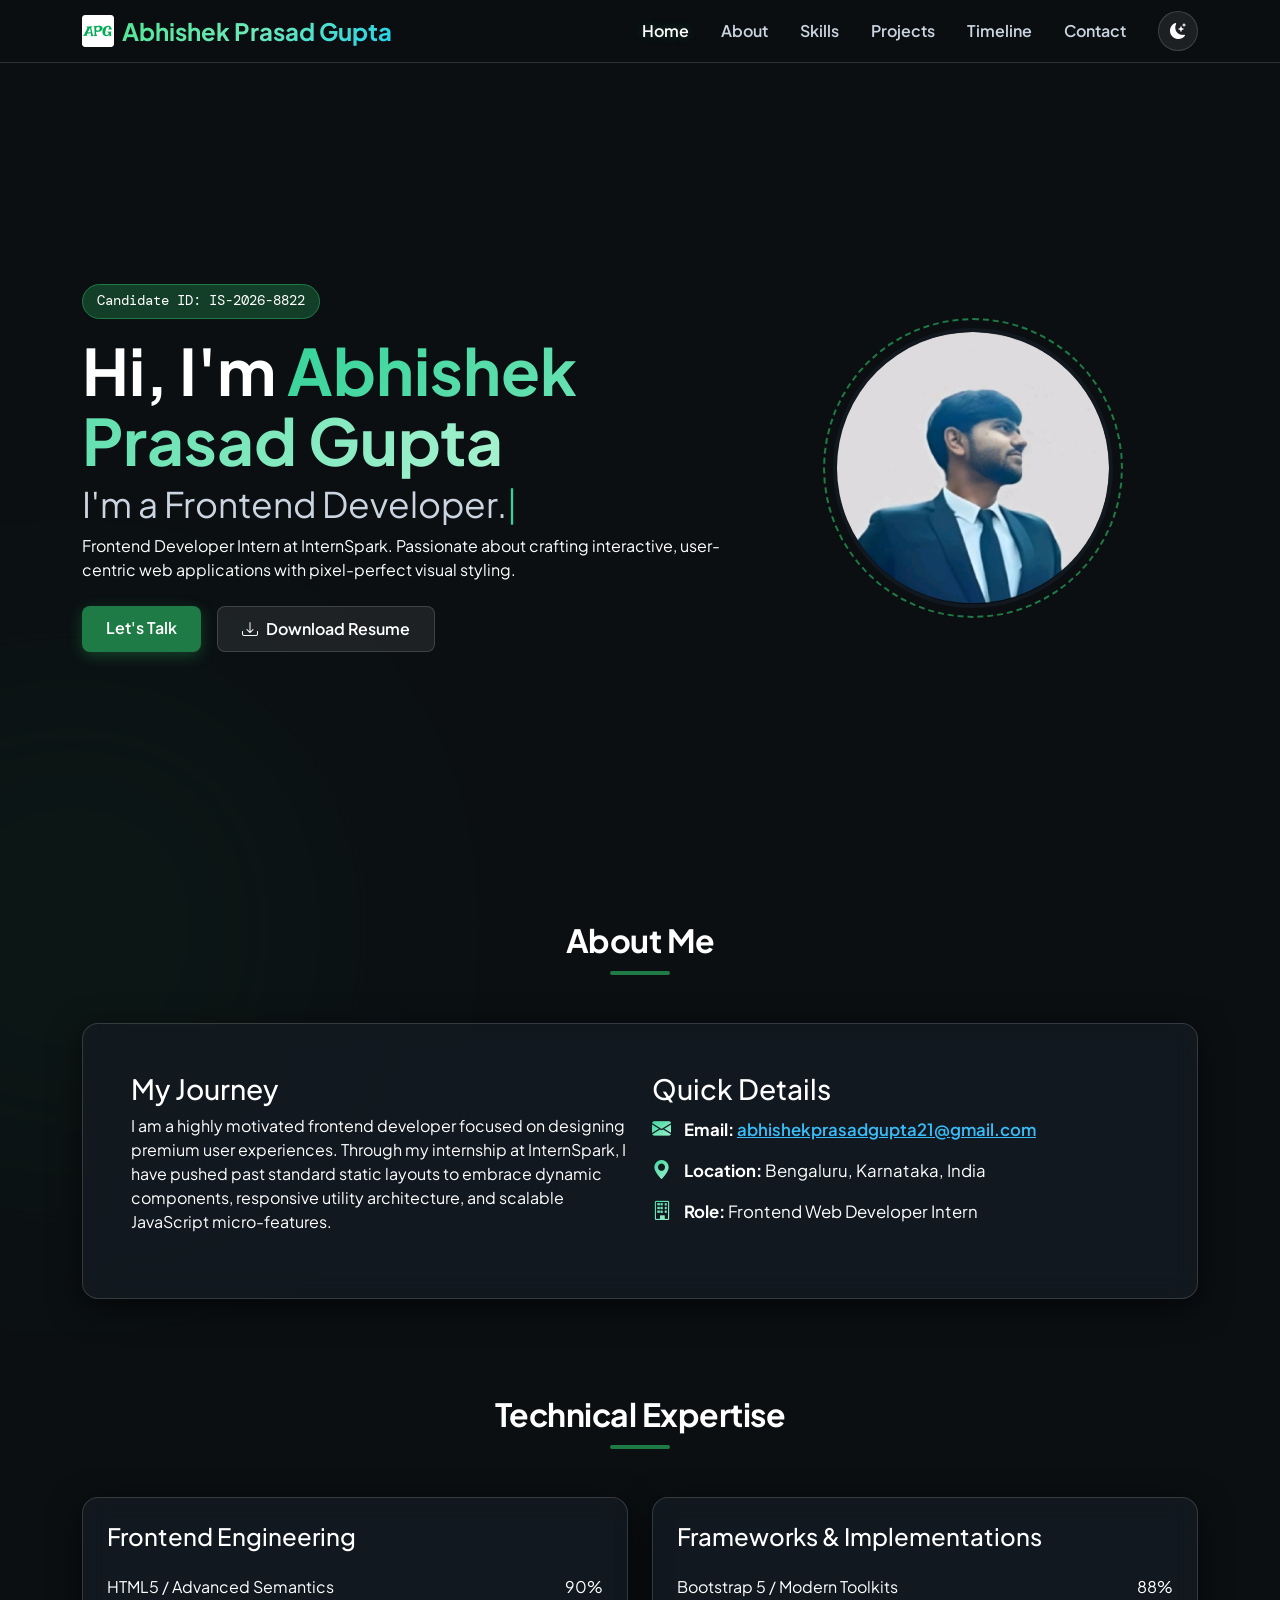
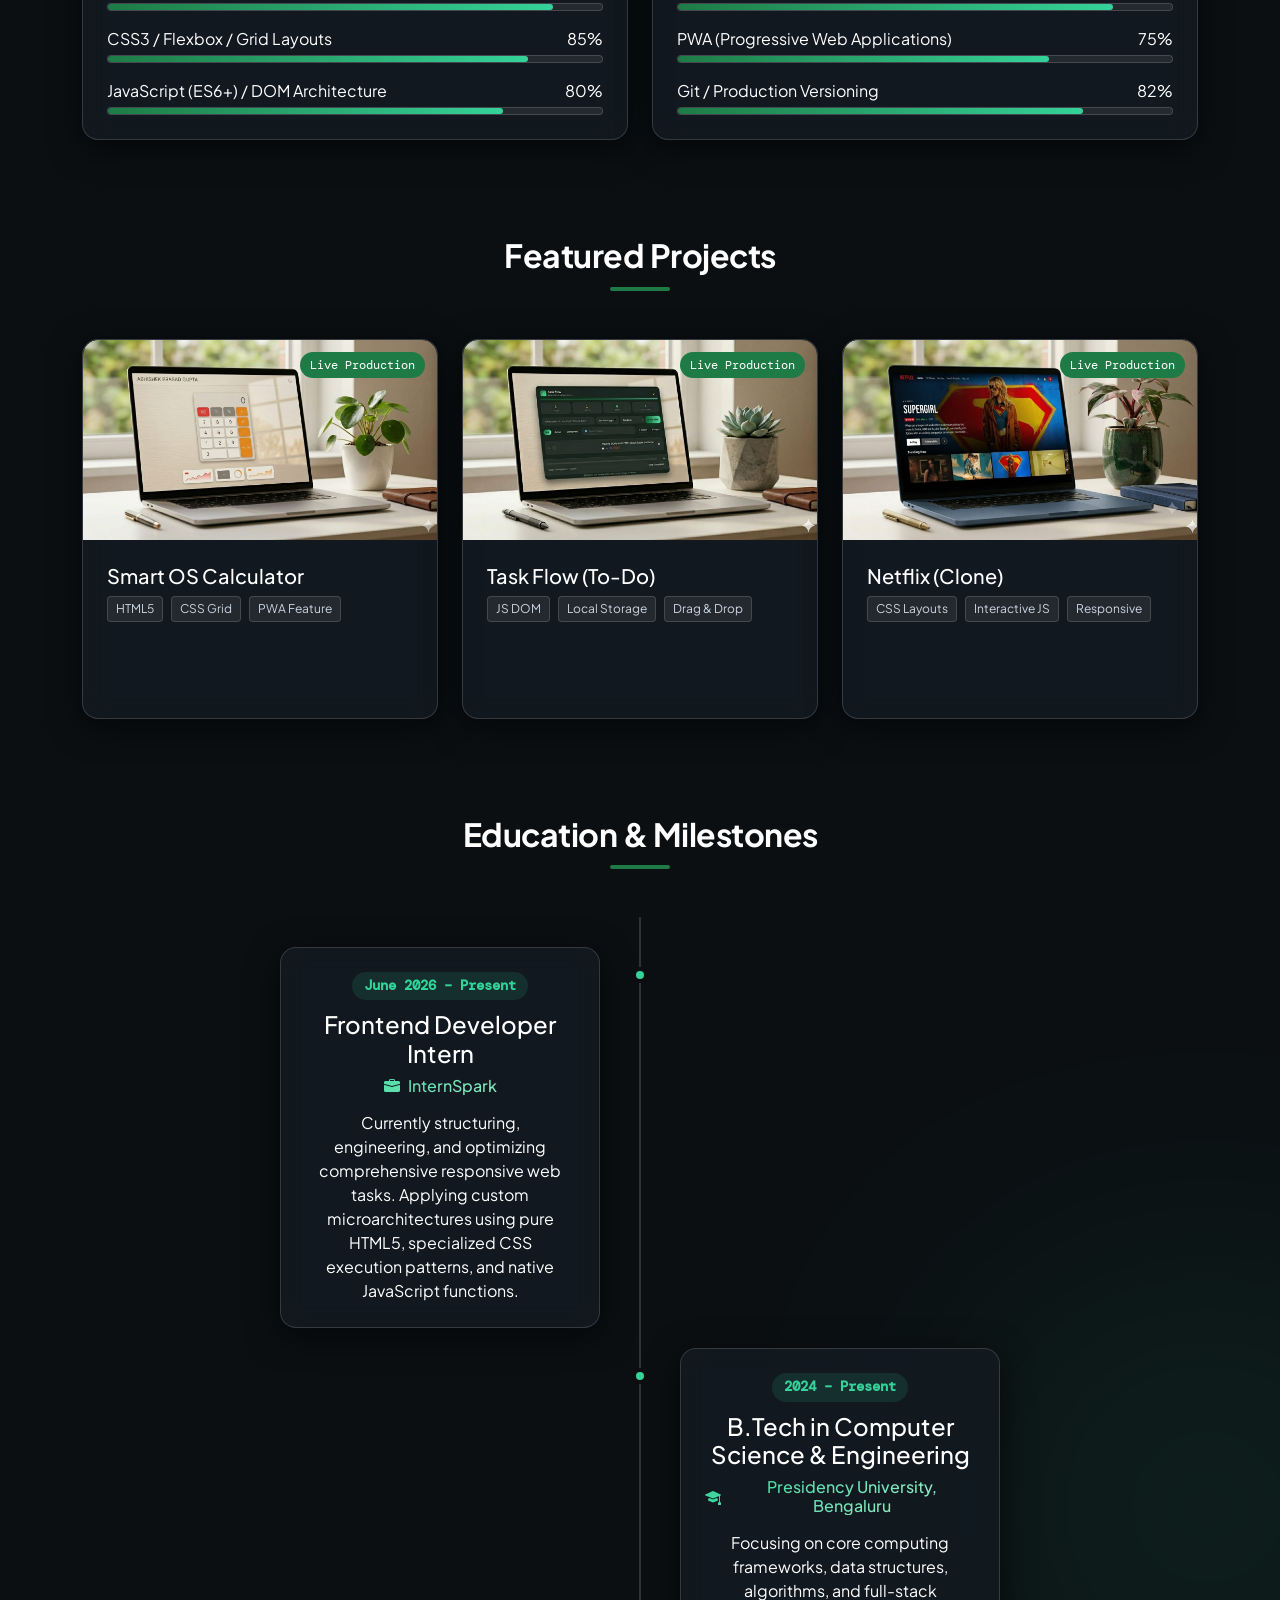
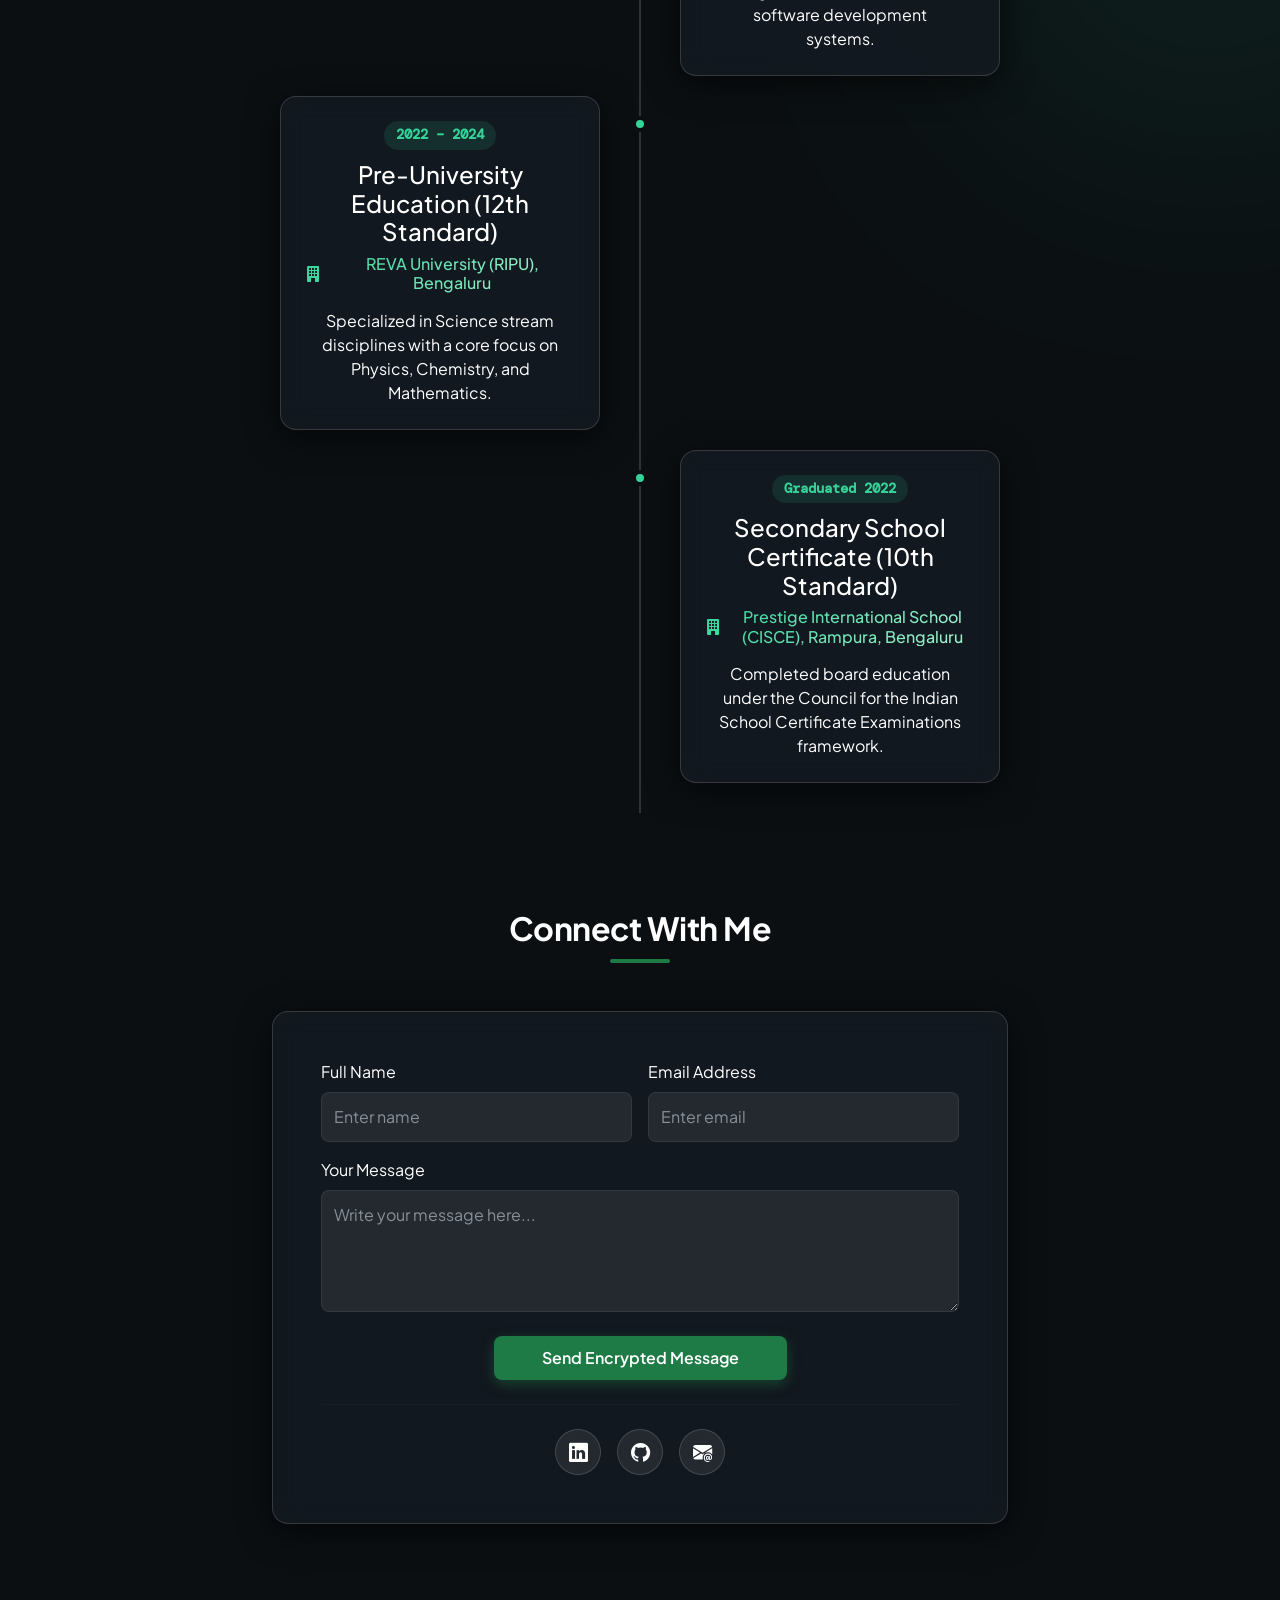
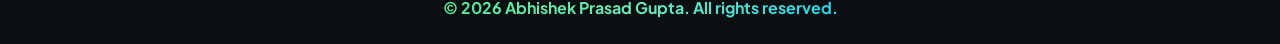
<file: task1-portfolio/index.html>
<!doctype html>
<html lang="en" data-theme="dark">
  <head>
    <meta charset="UTF-8" />
    <meta name="viewport" content="width=device-width, initial-scale=1.0" />
    <title>Abhishek Prasad Gupta — Portfolio</title>

    <link
      href="https://cdn.jsdelivr.net/npm/bootstrap@5.3.3/dist/css/bootstrap.min.css"
      rel="stylesheet"
    />
    <link
      href="https://cdn.jsdelivr.net/npm/bootstrap-icons@1.11.3/font/bootstrap-icons.css"
      rel="stylesheet"
    />
    <link
      href="https://fonts.googleapis.com/css2?family=Plus+Jakarta+Sans:wght@300;400;600;700&family=DM+Mono&display=swap"
      rel="stylesheet"
    />
    <link rel="stylesheet" href="css/style.css" />
  </head>
  <body>
    <div class="blob blob-1"></div>
    <div class="blob blob-2"></div>

    <nav class="navbar navbar-expand-lg sticky-top" id="mainNav">
      <div class="container">
        <a class="navbar-brand d-flex align-items-center gap-2" href="#">
          <img
            src="images/apg_logo.png"
            alt="Abhishek Prasad Gupta Logo"
            class="nav-logo"
          />
          <span class="nav-brand-name">Abhishek Prasad Gupta</span>
        </a>
        <button
          class="navbar-toggler"
          type="button"
          data-bs-toggle="collapse"
          data-bs-target="#navbarNav"
        >
          <i class="bi bi-list"></i>
        </button>
        <div class="collapse navbar-collapse" id="navbarNav">
          <ul class="navbar-nav ms-auto align-items-center">
            <li class="nav-item">
              <a class="nav-link active" href="#home">Home</a>
            </li>
            <li class="nav-item">
              <a class="nav-link" href="#about">About</a>
            </li>
            <li class="nav-item">
              <a class="nav-link" href="#skills">Skills</a>
            </li>
            <li class="nav-item">
              <a class="nav-link" href="#projects">Projects</a>
            </li>
            <li class="nav-item">
              <a class="nav-link" href="#timeline">Timeline</a>
            </li>
            <li class="nav-item">
              <a class="nav-link" href="#contact">Contact</a>
            </li>
            <li class="nav-item ms-lg-3">
              <button
                class="btn-theme-toggle"
                id="themeToggle"
                aria-label="Toggle Theme"
              >
                <i class="bi bi-moon-stars-fill"></i>
              </button>
            </li>
          </ul>
        </div>
      </div>
    </nav>

    <section id="home" class="hero-section d-flex align-items-center">
      <div class="container">
        <div class="row align-items-center theme-grid">
          <div class="col-lg-7 scroll-reveal">
            <span class="badge-candidate mb-3">Candidate ID: IS-2026-8822</span>
            <h1 class="hero-title">
              Hi, I'm <span class="highlight">Abhishek Prasad Gupta</span>
            </h1>
            <h2 class="hero-subtitle">
              I'm a <span id="typewriter"></span><span class="cursor">|</span>
            </h2>
            <p class="hero-desc">
              Frontend Developer Intern at InternSpark. Passionate about
              crafting interactive, user-centric web applications with
              pixel-perfect visual styling.
            </p>
            <div class="hero-buttons d-flex gap-3 mt-4">
              <a href="#contact" class="btn btn-custom-primary">Let's Talk</a>
              <a
                href="Abhishek_Resume.pdf"
                download="Abhishek_Prasad_Gupta_Resume.pdf"
                class="btn btn-custom-secondary"
              >
                <i class="bi bi-download me-2"></i>Download Resume
              </a>
            </div>
          </div>
          <div class="col-lg-5 text-center mt-5 mt-lg-0 scroll-reveal">
            <div class="profile-img-container">
              <img
                src="images/profile.jpeg"
                alt="Abhishek Prasad Gupta"
                class="profile-img"
                onerror="
                  this.src =
                    'https://images.unsplash.com/photo-1534528741775-53994a69daeb?w=500&auto=format&fit=crop&q=60'
                "
              />
            </div>
          </div>
        </div>
      </div>
    </section>

    <section id="about" class="about-section py-5">
      <div class="container scroll-reveal">
        <div class="text-center mb-5">
          <h2 class="section-title">About Me</h2>
          <div class="title-underline"></div>
        </div>
        <div class="glass-card p-4 p-md-5">
          <div class="row">
            <div class="col-md-6 mb-4 mb-md-0">
              <h3>My Journey</h3>
              <p>
                I am a highly motivated frontend developer focused on designing
                premium user experiences. Through my internship at InternSpark,
                I have pushed past standard static layouts to embrace dynamic
                components, responsive utility architecture, and scalable
                JavaScript micro-features.
              </p>
            </div>
            <div class="col-md-6">
              <h3>Quick Details</h3>
              <ul class="list-unstyled info-list">
                <li>
                  <i class="bi bi-envelope-fill highlight"></i>
                  <strong>Email:</strong>
                  <a
                    href="mailto:abhishekprasadgupta21@gmail.com"
                    class="clickable-email-link"
                  >
                    abhishekprasadgupta21@gmail.com
                  </a>
                </li>
                <li>
                  <i class="bi bi-geo-alt-fill highlight"></i>
                  <strong>Location:</strong> Bengaluru, Karnataka, India
                </li>
                <li>
                  <i class="bi bi-building highlight"></i>
                  <strong>Role:</strong> Frontend Web Developer Intern
                </li>
              </ul>
            </div>
          </div>
        </div>
      </div>
    </section>

    <section id="skills" class="skills-section py-5">
      <div class="container scroll-reveal">
        <div class="text-center mb-5">
          <h2 class="section-title">Technical Expertise</h2>
          <div class="title-underline"></div>
        </div>
        <div class="row g-4">
          <div class="col-md-6">
            <div class="glass-card p-4">
              <h4 class="mb-4">Frontend Engineering</h4>
              <div class="skill-item mb-3">
                <div class="d-flex justify-content-between mb-1">
                  <span>HTML5 / Advanced Semantics</span
                  ><span class="skill-val">90%</span>
                </div>
                <div class="progress-bar-wrap">
                  <div class="progress-bar-fill" data-progress="90%"></div>
                </div>
              </div>
              <div class="skill-item mb-3">
                <div class="d-flex justify-content-between mb-1">
                  <span>CSS3 / Flexbox / Grid Layouts</span
                  ><span class="skill-val">85%</span>
                </div>
                <div class="progress-bar-wrap">
                  <div class="progress-bar-fill" data-progress="85%"></div>
                </div>
              </div>
              <div class="skill-item">
                <div class="d-flex justify-content-between mb-1">
                  <span>JavaScript (ES6+) / DOM Architecture</span
                  ><span class="skill-val">80%</span>
                </div>
                <div class="progress-bar-wrap">
                  <div class="progress-bar-fill" data-progress="80%"></div>
                </div>
              </div>
            </div>
          </div>
          <div class="col-md-6">
            <div class="glass-card p-4">
              <h4 class="mb-4">Frameworks & Implementations</h4>
              <div class="skill-item mb-3">
                <div class="d-flex justify-content-between mb-1">
                  <span>Bootstrap 5 / Modern Toolkits</span
                  ><span class="skill-val">88%</span>
                </div>
                <div class="progress-bar-wrap">
                  <div class="progress-bar-fill" data-progress="88%"></div>
                </div>
              </div>
              <div class="skill-item mb-3">
                <div class="d-flex justify-content-between mb-1">
                  <span>PWA (Progressive Web Applications)</span
                  ><span class="skill-val">75%</span>
                </div>
                <div class="progress-bar-wrap">
                  <div class="progress-bar-fill" data-progress="75%"></div>
                </div>
              </div>
              <div class="skill-item">
                <div class="d-flex justify-content-between mb-1">
                  <span>Git / Production Versioning</span
                  ><span class="skill-val">82%</span>
                </div>
                <div class="progress-bar-wrap">
                  <div class="progress-bar-fill" data-progress="82%"></div>
                </div>
              </div>
            </div>
          </div>
        </div>
      </div>
    </section>

    <section id="projects" class="projects-section py-5">
      <div class="container scroll-reveal">
        <div class="text-center mb-5">
          <h2 class="section-title">Featured Projects</h2>
          <div class="title-underline"></div>
        </div>
        <div class="row g-4">
          <div class="col-lg-4 col-md-6">
            <div class="flip-card">
              <div class="flip-card-inner">
                <div class="flip-card-front glass-card">
                  <div class="project-img-wrapper">
                    <img
                      src="images/calculator.jpeg"
                      alt="Smart OS Calculator"
                      class="img-fluid project-calc-img"
                    />
                    <div class="project-badge">Live Production</div>
                  </div>
                  <div class="p-4">
                    <h5>Smart OS Calculator</h5>
                    <div class="d-flex gap-2 flex-wrap mt-2">
                      <span class="badge-tech">HTML5</span>
                      <span class="badge-tech">CSS Grid</span>
                      <span class="badge-tech">PWA Feature</span>
                    </div>
                  </div>
                </div>
                <div
                  class="flip-card-back glass-card p-4 d-flex flex-column justify-content-between"
                >
                  <div>
                    <h5>Smart OS Calculator</h5>
                    <p class="mt-3">
                      A premium calculation unit built during my InternSpark
                      term featuring inline active tracking history, intelligent
                      dual-matching bracket controls, standard float fixing
                      algorithms, and 15-decimal scrolling resolution layers.
                    </p>
                  </div>
                  <div class="d-flex gap-2 w-100 mb-2">
                    <a
                      href="https://abhishekprasadgupta21.github.io/InternSpark-Abhishek/task2-calculator/"
                      target="_blank"
                      class="btn btn-custom-primary btn-sm flex-grow-1"
                      ><i class="bi bi-box-arrow-up-right me-1"></i> Live</a
                    >
                    <a
                      href="https://github.com/AbhishekPrasadGupta21/InternSpark-Abhishek"
                      target="_blank"
                      class="btn btn-custom-secondary btn-sm flex-grow-1"
                      ><i class="bi bi-github me-1"></i> Repo</a
                    >
                  </div>
                </div>
              </div>
            </div>
          </div>

          <div class="col-lg-4 col-md-6">
            <div class="flip-card">
              <div class="flip-card-inner">
                <div class="flip-card-front glass-card">
                  <div class="project-img-wrapper">
                    <img
                      src="images/todo-app.jpeg"
                      alt="Task Flow To-Do App"
                      class="img-fluid"
                    />
                    <div class="project-badge">Live Production</div>
                  </div>
                  <div class="p-4">
                    <h5>Task Flow (To-Do)</h5>
                    <div class="d-flex gap-2 flex-wrap mt-2">
                      <span class="badge-tech">JS DOM</span>
                      <span class="badge-tech">Local Storage</span>
                      <span class="badge-tech">Drag & Drop</span>
                    </div>
                  </div>
                </div>
                <div
                  class="flip-card-back glass-card p-4 d-flex flex-column justify-content-between"
                >
                  <div>
                    <h5>Task Flow (To-Do)</h5>
                    <p class="mt-3">
                      A glassmorphic to-do list with drag-and-drop reordering,
                      day-streak tracking, undo-delete toast notifications, and
                      a confetti celebration when every task is completed.
                    </p>
                  </div>
                  <div class="d-flex gap-2 w-100 mb-2">
                    <a
                      href="https://abhishekprasadgupta21.github.io/InternSpark-Abhishek/task3-todo-app/"
                      target="_blank"
                      class="btn btn-custom-primary btn-sm flex-grow-1"
                      ><i class="bi bi-box-arrow-up-right me-1"></i> Live</a
                    >

                    <a
                      href="https://github.com/AbhishekPrasadGupta21/InternSpark-Abhishek"
                      target="_blank"
                      class="btn btn-custom-secondary btn-sm flex-grow-1"
                      ><i class="bi bi-github me-1"></i> Repo</a
                    >
                  </div>
                </div>
              </div>
            </div>
          </div>

          <div class="col-lg-4 col-md-6">
            <div class="flip-card">
              <div class="flip-card-inner">
                <div class="flip-card-front glass-card">
                  <div class="project-img-wrapper">
                    <img
                      src="images/netflix-clone.jpeg"
                      alt="Netflix Clone"
                      class="img-fluid"
                    />
                    <div class="project-badge">Live Production</div>
                  </div>
                  <div class="p-4">
                    <h5>Netflix (Clone)</h5>
                    <div class="d-flex gap-2 flex-wrap mt-2">
                      <span class="badge-tech">CSS Layouts</span>
                      <span class="badge-tech">Interactive JS</span>
                      <span class="badge-tech">Responsive</span>
                    </div>
                  </div>
                </div>
                <div
                  class="flip-card-back glass-card p-4 d-flex flex-column justify-content-between"
                >
                  <div>
                    <h5>Netflix (Clone)</h5>
                    <p class="mt-3">
                      A pixel-close Netflix UI clone powered by live TMDB movie
                      data — featuring a dynamic hero banner, hover-preview
                      cards, trailer modal, live search, and a persistent My
                      List, all built with pure HTML, CSS and Vanilla
                      JavaScript.
                    </p>
                  </div>
                  <div class="d-flex gap-2 w-100 mb-2">
                    <a
                      href="https://abhishekprasadgupta21.github.io/InternSpark-Abhishek/task4-netflix-clone/"
                      target="_blank"
                      class="btn btn-custom-primary btn-sm flex-grow-1"
                      ><i class="bi bi-box-arrow-up-right me-1"></i> Live</a
                    >
                    <a
                      href="https://github.com/AbhishekPrasadGupta21/InternSpark-Abhishek"
                      target="_blank"
                      class="btn btn-custom-secondary btn-sm flex-grow-1"
                      ><i class="bi bi-github me-1"></i> Repo</a
                    >
                  </div>
                </div>
              </div>
            </div>
          </div>
        </div>
      </div>
    </section>

    <section id="timeline" class="timeline-section py-5">
      <div class="container scroll-reveal">
        <div class="text-center mb-5">
          <h2 class="section-title">Education & Milestones</h2>
          <div class="title-underline"></div>
        </div>

        <div class="timeline-wrapper">
          <div class="timeline-item left">
            <div class="timeline-dot"></div>
            <div class="glass-card p-4">
              <span class="timeline-date">June 2026 – Present</span>
              <h4>Frontend Developer Intern</h4>
              <h6 class="highlight">
                <i class="bi bi-briefcase-fill me-1"></i> InternSpark
              </h6>
              <p class="mb-0 mt-2">
                Currently structuring, engineering, and optimizing comprehensive
                responsive web tasks. Applying custom microarchitectures using
                pure HTML5, specialized CSS execution patterns, and native
                JavaScript functions.
              </p>
            </div>
          </div>

          <div class="timeline-item right">
            <div class="timeline-dot"></div>
            <div class="glass-card p-4">
              <span class="timeline-date">2024 – Present</span>
              <h4>B.Tech in Computer Science & Engineering</h4>
              <h6 class="highlight">
                <i class="bi bi-mortarboard-fill me-1"></i> Presidency
                University, Bengaluru
              </h6>
              <p class="mb-0 mt-2">
                Focusing on core computing frameworks, data structures,
                algorithms, and full-stack software development systems.
              </p>
            </div>
          </div>

          <div class="timeline-item left">
            <div class="timeline-dot"></div>
            <div class="glass-card p-4">
              <span class="timeline-date">2022 – 2024</span>
              <h4>Pre-University Education (12th Standard)</h4>
              <h6 class="highlight">
                <i class="bi bi-building-fill me-1"></i> REVA University (RIPU),
                Bengaluru
              </h6>
              <p class="mb-0 mt-2">
                Specialized in Science stream disciplines with a core focus on
                Physics, Chemistry, and Mathematics.
              </p>
            </div>
          </div>

          <div class="timeline-item right">
            <div class="timeline-dot"></div>
            <div class="glass-card p-4">
              <span class="timeline-date">Graduated 2022</span>
              <h4>Secondary School Certificate (10th Standard)</h4>
              <h6 class="highlight">
                <i class="bi bi-building-fill me-1"></i> Prestige International
                School (CISCE), Rampura, Bengaluru
              </h6>
              <p class="mb-0 mt-2">
                Completed board education under the Council for the Indian
                School Certificate Examinations framework.
              </p>
            </div>
          </div>
        </div>
      </div>
    </section>

    <section id="contact" class="contact-section py-5">
      <div class="container scroll-reveal">
        <div class="text-center mb-5">
          <h2 class="section-title">Connect With Me</h2>
          <div class="title-underline"></div>
        </div>
        <div class="row g-4 justify-content-center">
          <div class="col-lg-8">
            <div class="glass-card p-4 p-md-5">
              <form
                action="https://formspree.io/f/mojzkgel"
                method="POST"
                id="contactForm"
              >
                <div class="row g-3">
                  <div class="col-md-6">
                    <label class="form-label">Full Name</label>
                    <input
                      type="text"
                      name="name"
                      class="form-control"
                      required
                      placeholder="Enter name"
                    />
                  </div>
                  <div class="col-md-6">
                    <label class="form-label">Email Address</label>
                    <input
                      type="email"
                      name="email"
                      class="form-control"
                      required
                      placeholder="Enter email"
                    />
                  </div>
                  <div class="col-12">
                    <label class="form-label">Your Message</label>
                    <textarea
                      name="message"
                      class="form-control"
                      rows="4"
                      required
                      placeholder="Write your message here..."
                    ></textarea>
                  </div>
                  <div class="col-12 text-center mt-4">
                    <button type="submit" class="btn btn-custom-primary px-5">
                      Send Encrypted Message
                    </button>
                  </div>
                </div>
              </form>

              <hr class="my-4" style="border-color: rgba(255, 255, 255, 0.1)" />

              <div class="d-flex justify-content-center gap-3 social-icon-wrap">
                <a
                  href="https://linkedin.com/in/abhishekprasadgupta"
                  target="_blank"
                  class="social-btn"
                  aria-label="LinkedIn"
                  ><i class="bi bi-linkedin"></i
                ></a>
                <a
                  href="https://github.com/AbhishekPrasadGupta21"
                  target="_blank"
                  class="social-btn"
                  aria-label="GitHub"
                  ><i class="bi bi-github"></i
                ></a>
                <a
                  href="mailto:abhishekprasadgupta21@gmail.com"
                  class="social-btn"
                  aria-label="Email"
                  ><i class="bi bi-envelope-at-fill"></i
                ></a>
              </div>
            </div>
          </div>
        </div>
      </div>
    </section>

    <footer class="text-center py-4">
      <p class="mb-0 dynamic-footer-text">
        &copy; 2026 Abhishek Prasad Gupta. All rights reserved.
      </p>
    </footer>
    <script src="https://cdn.jsdelivr.net/npm/bootstrap@5.3.3/dist/js/bootstrap.bundle.min.js"></script>
    <script src="js/app.js"></script>
    <button id="backToTopBtn" class="btn-back-to-top" aria-label="Back to Top">
      <i class="bi bi-arrow-up-short"></i>
    </button>
  </body>
</html>
</file>
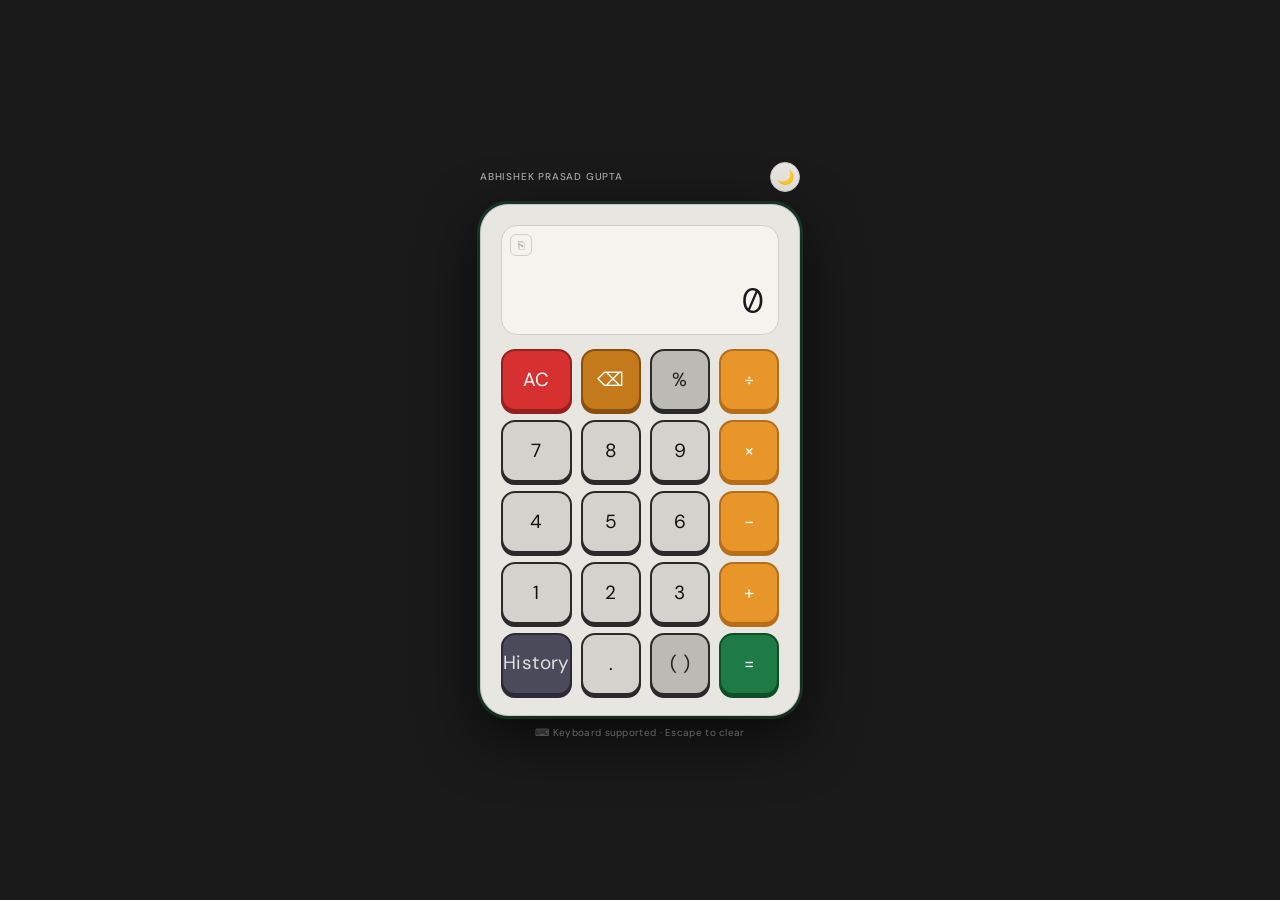
<file: task2-calculator/index.html>
<!doctype html>
<html lang="en" data-theme="dark">
  <head>
    <meta charset="UTF-8" />
    <meta name="viewport" content="width=device-width, initial-scale=1.0" />
    <title>Calculator — Abhishek Prasad Gupta</title>
    <link rel="manifest" href="manifest.json" />
    <meta name="theme-color" content="#1e7b45" />
    <link
      href="https://fonts.googleapis.com/css2?family=DM+Mono:wght@300;400;500&family=DM+Sans:wght@300;400;500&display=swap"
      rel="stylesheet"
    />
    <style>
      :root[data-theme="dark"] {
        --page-bg: #1a1a1a;
        --calc-body: #e8e6e0;
        --calc-border: #c8c6c0;
        --display-bg: #f5f3ee;
        --display-border: #d0cec8;
        --display-text: #1a1a1a;
        --expr-color: #999999;
        --topbar-txt: #aaaaaa;
        --btn-num: #d4d2cc;
        --btn-num-txt: #111111;
        --btn-num-border: #2a2a2a;
        --btn-op: #e8952a;
        --btn-op-txt: #ffffff;
        --btn-op-border: #b86e18;
        --btn-back: #c47a1a;
        --btn-back-txt: #ffffff;
        --btn-clr: #d63031;
        --btn-clr-txt: #ffffff;
        --btn-eq: #1e7b45;
        --btn-eq-txt: #ffffff;
        --btn-br: #bcbab4;
        --btn-br-txt: #222222;
        --btn-br-border: #2a2a2a;
        --btn-hist: #4a4a5a;
        --btn-hist-txt: #e0e0e0;
        --btn-hist-border: #2a2a38;
        --hint-txt: #666666;
        --hist-entry-bg: rgba(0, 0, 0, 0.06);
        --hist-entry-h: rgba(0, 0, 0, 0.12);
        --hist-divider: rgba(0, 0, 0, 0.1);
        --hist-expr: #777777;
        --hist-result: #1e7b45;
        --glow:
          0 0 0 3px rgba(30, 123, 69, 0.3), 0 20px 60px rgba(0, 0, 0, 0.7);
        --toast-bg: #1e7b45;
      }
      :root[data-theme="light"] {
        --page-bg: #d8d6d0;
        --calc-body: #2a2a2a;
        --calc-border: #1a1a1a;
        --display-bg: #1e1e1e;
        --display-border: #3a3a3a;
        --display-text: #f0f0f0;
        --expr-color: #666666;
        --topbar-txt: #666666;
        --btn-num: #d4d2cc;
        --btn-num-txt: #111111;
        --btn-num-border: #111111;
        --btn-op: #e8952a;
        --btn-op-txt: #ffffff;
        --btn-op-border: #b86e18;
        --btn-back: #c47a1a;
        --btn-back-txt: #ffffff;
        --btn-clr: #d63031;
        --btn-clr-txt: #ffffff;
        --btn-eq: #1e7b45;
        --btn-eq-txt: #ffffff;
        --btn-br: #3e3e3e;
        --btn-br-txt: #cccccc;
        --btn-br-border: #111111;
        --btn-hist: #3a3a4a;
        --btn-hist-txt: #e0e0ff;
        --btn-hist-border: #1a1a28;
        --hint-txt: #999999;
        --hist-entry-bg: rgba(255, 255, 255, 0.07);
        --hist-entry-h: rgba(255, 255, 255, 0.13);
        --hist-divider: rgba(255, 255, 255, 0.08);
        --hist-expr: #888888;
        --hist-result: #5eebb4;
        --glow:
          0 0 0 3px rgba(30, 123, 69, 0.2), 0 20px 60px rgba(0, 0, 0, 0.3);
        --toast-bg: #1e7b45;
      }

      *,
      *::before,
      *::after {
        box-sizing: border-box;
        margin: 0;
        padding: 0;
      }

      body {
        min-height: 100vh;
        display: flex;
        flex-direction: column;
        align-items: center;
        justify-content: center;
        background: var(--page-bg);
        font-family: "DM Sans", sans-serif;
        transition: background 0.35s;
        padding: 1rem;
      }

      /* ── Topbar ── */
      .topbar {
        display: flex;
        justify-content: space-between;
        align-items: center;
        width: 100%;
        max-width: 320px;
        margin-bottom: 12px;
      }
      .topbar-name {
        font-size: 10px;
        font-weight: 500;
        letter-spacing: 0.08em;
        color: var(--topbar-txt);
        text-transform: uppercase;
        transition: color 0.35s;
      }
      .theme-btn {
        width: 30px;
        height: 30px;
        border-radius: 50%;
        border: 1px solid var(--calc-border);
        background: var(--calc-body);
        color: var(--topbar-txt);
        font-size: 14px;
        cursor: pointer;
        display: flex;
        align-items: center;
        justify-content: center;
        transition: background 0.2s;
      }
      .theme-btn:hover {
        filter: brightness(0.92);
      }

      /* ── Calculator card ── */
      .calculator {
        background: var(--calc-body);
        border: 1px solid var(--calc-border);
        border-radius: 28px;
        padding: 20px;
        width: 100%;
        max-width: 320px;
        box-shadow: var(--glow);
        transition:
          background 0.35s,
          border-color 0.35s,
          box-shadow 0.35s;
      }

      /* ── Display wrapper — fixed height, flips between calc and history ── */
      .display-area {
        background: var(--display-bg);
        border: 1px solid var(--display-border);
        border-radius: 16px;
        margin-bottom: 14px;
        height: 110px;
        position: relative;
        overflow: hidden;
        transition:
          background 0.35s,
          border-color 0.35s;
      }

      /* CALC VIEW — shown by default */
      .display-calc {
        position: absolute;
        inset: 0;
        padding: 10px 14px 10px;
        display: flex;
        flex-direction: column;
        justify-content: flex-end;
        align-items: flex-end;
        gap: 2px;
        transition:
          opacity 0.25s,
          transform 0.25s;
      }
      .display-calc.hidden {
        opacity: 0;
        transform: translateY(-12px);
        pointer-events: none;
      }
      .expression {
        font-family: "DM Mono", monospace;
        font-size: 12px;
        color: var(--expr-color);
        min-height: 18px;
        text-align: right;
        width: 100%;
        word-break: break-all;
        transition: color 0.35s;
      }
      #display {
        font-family: "DM Mono", monospace;
        font-size: 36px;
        font-weight: 300;
        color: var(--display-text);
        background: transparent;
        border: none;
        outline: none;
        text-align: right;
        width: 100%;
        pointer-events: auto;
        transition: color 0.35s;
        overflow-x: auto;
        white-space: nowrap;
        scrollbar-width: thin;
        scrollbar-color: var(--display-border) transparent;
      }
      #display::-webkit-scrollbar {
        height: 3px;
      }
      #display::-webkit-scrollbar-thumb {
        background: var(--display-border);
        border-radius: 2px;
      }
      .copy-btn {
        position: absolute;
        top: 8px;
        left: 8px;
        width: 22px;
        height: 22px;
        border-radius: 6px;
        border: 1px solid var(--display-border);
        background: transparent;
        color: var(--expr-color);
        font-size: 11px;
        cursor: pointer;
        display: flex;
        align-items: center;
        justify-content: center;
        transition: background 0.15s;
        z-index: 2;
      }
      .copy-btn:hover {
        background: var(--display-border);
      }

      /* HISTORY VIEW — slides up from below */
      .display-history {
        position: absolute;
        inset: 0;
        overflow-y: auto;
        padding: 6px 4px;
        display: flex;
        flex-direction: column;
        gap: 2px;
        opacity: 0;
        transform: translateY(12px);
        pointer-events: none;
        transition:
          opacity 0.25s,
          transform 0.25s;
      }
      .display-history.visible {
        opacity: 1;
        transform: translateY(0);
        pointer-events: all;
      }
      .display-history::-webkit-scrollbar {
        width: 3px;
      }
      .display-history::-webkit-scrollbar-thumb {
        background: var(--display-border);
        border-radius: 2px;
      }

      .hist-header {
        font-size: 9px;
        font-weight: 600;
        letter-spacing: 0.1em;
        text-transform: uppercase;
        color: var(--expr-color);
        padding: 2px 10px 4px;
      }
      .hist-entry {
        background: var(--hist-entry-bg);
        border-radius: 8px;
        padding: 5px 10px;
        cursor: pointer;
        transition: background 0.1s;
        display: flex;
        flex-direction: column;
        align-items: flex-end;
        gap: 1px;
      }
      .hist-entry:hover {
        background: var(--hist-entry-h);
      }
      .hist-entry .h-expr {
        font-family: "DM Mono", monospace;
        font-size: 10px;
        color: var(--hist-expr);
      }
      .hist-entry .h-res {
        font-family: "DM Mono", monospace;
        font-size: 15px;
        font-weight: 500;
        color: var(--hist-result);
      }
      .hist-empty {
        font-size: 12px;
        color: var(--expr-color);
        text-align: center;
        padding: 28px 0;
      }

      /* ── Toast ── */
      .toast {
        position: fixed;
        bottom: 24px;
        left: 50%;
        transform: translateX(-50%);
        background: var(--toast-bg);
        color: #fff;
        font-size: 12px;
        font-weight: 500;
        padding: 7px 18px;
        border-radius: 20px;
        opacity: 0;
        transition: opacity 0.3s;
        pointer-events: none;
        white-space: nowrap;
      }

      /* ── Button grid ── */
      .buttons {
        display: grid;
        grid-template-columns: repeat(4, 1fr);
        gap: 9px;
      }

      button.btn {
        height: 62px;
        font-family: "DM Sans", sans-serif;
        font-size: 19px;
        font-weight: 400;
        border-radius: 14px;
        cursor: pointer;
        transition:
          filter 0.1s,
          transform 0.08s;
        display: flex;
        align-items: center;
        justify-content: center;
        -webkit-tap-highlight-color: transparent;
      }
      button.btn:active {
        transform: scale(0.9);
        filter: brightness(0.82);
      }
      button.btn:hover {
        filter: brightness(0.94);
      }

      .btn-num {
        background: var(--btn-num);
        color: var(--btn-num-txt);
        border: 2.5px solid var(--btn-num-border);
        box-shadow: 0 3px 0 var(--btn-num-border);
        font-weight: 500;
      }
      .btn-op {
        background: var(--btn-op);
        color: var(--btn-op-txt);
        border: 2px solid var(--btn-op-border);
        box-shadow: 0 3px 0 var(--btn-op-border);
        font-size: 21px;
      }
      .btn-back {
        background: var(--btn-back);
        color: var(--btn-back-txt);
        border: 2px solid #8a5010;
        box-shadow: 0 3px 0 #8a5010;
        font-size: 16px;
      }
      .btn-clr {
        background: var(--btn-clr);
        color: var(--btn-clr-txt);
        border: 2px solid #942020;
        box-shadow: 0 3px 0 #942020;
        font-weight: 500;
      }
      .btn-eq {
        background: var(--btn-eq);
        color: var(--btn-eq-txt);
        border: 2px solid #0f4f28;
        box-shadow: 0 3px 0 #0f4f28;
        font-size: 24px;
      }
      .btn-br {
        background: var(--btn-br);
        color: var(--btn-br-txt);
        border: 2px solid var(--btn-br-border);
        box-shadow: 0 3px 0 var(--btn-br-border);
        font-size: 14px;
        font-weight: 500;
        letter-spacing: 0.02em;
      }
      /* History button — indigo/slate, sits bottom-left */
      .btn-hist {
        background: var(--btn-hist);
        color: var(--btn-hist-txt);
        border: 2px solid var(--btn-hist-border);
        box-shadow: 0 3px 0 var(--btn-hist-border);
        font-size: 11px;
        font-weight: 500;
        letter-spacing: 0.02em;
        line-height: 1.2;
        text-align: center;
      }
      .btn-hist.active {
        background: #2a2a3e;
        color: #a0a0ff;
      }

      /* ── Hint ── */
      .hint {
        font-size: 10px;
        color: var(--hint-txt);
        margin-top: 10px;
        letter-spacing: 0.03em;
        transition: color 0.35s;
      }

      @media (max-width: 360px) {
        .calculator {
          padding: 14px;
          border-radius: 20px;
        }
        button.btn {
          height: 54px;
          font-size: 17px;
          border-radius: 11px;
        }
        #display {
          font-size: 28px;
        }
      }
    </style>
  </head>
  <body>
    <div class="topbar">
      <span class="topbar-name">Abhishek Prasad Gupta</span>
      <button class="theme-btn" onclick="toggleTheme()" id="themeBtn">
        🌙
      </button>
    </div>

    <div class="calculator">
      <!-- ── Display area ── -->
      <div class="display-area">
        <!-- Copy button (always visible) -->
        <button class="copy-btn" onclick="copyResult()" title="Copy result">
          ⎘
        </button>

        <!-- CALC VIEW -->
        <div class="display-calc" id="displayCalc">
          <div class="expression" id="expression"></div>
          <input type="text" id="display" value="0" readonly />
        </div>

        <!-- HISTORY VIEW -->
        <div class="display-history" id="displayHistory">
          <div class="hist-header">Recent calculations</div>
          <div class="hist-empty" id="histEmpty">No calculations yet</div>
        </div>
      </div>

      <!-- ── Button grid ── -->
      <div class="buttons">
        <!-- Row 1: AC  ⌫  %  ÷ -->
        <button class="btn btn-clr" onclick="clearDisplay()">AC</button>
        <button class="btn btn-back" onclick="backspace()">⌫</button>
        <button class="btn btn-br" onclick="percent()">%</button>
        <button class="btn btn-op" onclick="appendValue('/')">÷</button>

        <!-- Row 2: 7  8  9  × -->
        <button class="btn btn-num" onclick="appendValue('7')">7</button>
        <button class="btn btn-num" onclick="appendValue('8')">8</button>
        <button class="btn btn-num" onclick="appendValue('9')">9</button>
        <button class="btn btn-op" onclick="appendValue('*')">×</button>

        <!-- Row 3: 4  5  6  − -->
        <button class="btn btn-num" onclick="appendValue('4')">4</button>
        <button class="btn btn-num" onclick="appendValue('5')">5</button>
        <button class="btn btn-num" onclick="appendValue('6')">6</button>
        <button class="btn btn-op" onclick="appendValue('-')">−</button>

        <!-- Row 4: 1  2  3  + -->
        <button class="btn btn-num" onclick="appendValue('1')">1</button>
        <button class="btn btn-num" onclick="appendValue('2')">2</button>
        <button class="btn btn-num" onclick="appendValue('3')">3</button>
        <button class="btn btn-op" onclick="appendValue('+')">+</button>

        <!-- Row 5: [Cal Hist]  .  ( )  = -->
        <button class="btn btn-hist" onclick="toggleHistory()" id="histBtn">
          History
        </button>
        <button class="btn btn-num" onclick="appendValue('.')">.</button>
        <button class="btn btn-br" onclick="smartBracket()" id="bracketBtn">
          ( )
        </button>
        <button class="btn btn-eq" onclick="calculate()">=</button>
      </div>
    </div>

    <div class="hint">⌨ Keyboard supported · Escape to clear</div>
    <div class="toast" id="toast"></div>

    <script>
      let calcHistory = [];
      let justCalculated = false;
      let historyOpen = false;

      /* ── History toggle — flips display ── */
      function toggleHistory() {
        historyOpen = !historyOpen;
        let calcView = document.getElementById("displayCalc");
        let histView = document.getElementById("displayHistory");
        let btn = document.getElementById("histBtn");

        if (historyOpen) {
          calcView.classList.add("hidden");
          histView.classList.add("visible");
          btn.classList.add("active");
          renderHistory();
        } else {
          calcView.classList.remove("hidden");
          histView.classList.remove("visible");
          btn.classList.remove("active");
        }
      }

      function renderHistory() {
        let panel = document.getElementById("displayHistory");
        // Clear old entries but keep header
        panel.innerHTML = '<div class="hist-header">Recent calculations</div>';

        if (calcHistory.length === 0) {
          panel.innerHTML +=
            '<div class="hist-empty">No calculations yet</div>';
          return;
        }
        calcHistory.forEach((item) => {
          let entry = document.createElement("div");
          entry.className = "hist-entry";
          entry.innerHTML = `
          <span class="h-expr">${item.expr} =</span>
          <span class="h-res">${item.result}</span>`;
          entry.onclick = () => {
            // Load result into calculator and flip back
            document.getElementById("display").value = item.result;
            document.getElementById("expression").textContent =
              item.expr + " =";
            justCalculated = true;
            if (historyOpen) toggleHistory();
          };
          panel.appendChild(entry);
        });
      }

      /* ── Smart ( ) button ── */
      function smartBracket() {
        let d = document.getElementById("display");
        let val = d.value === "0" ? "" : d.value;
        let opens = (val.match(/\(/g) || []).length;
        let closes = (val.match(/\)/g) || []).length;
        let last = val.slice(-1);
        if (opens === closes || val === "" || "+-*/(".includes(last)) {
          d.value = val === "" ? "(" : val + "(";
        } else {
          d.value = val + ")";
        }
        updateBracketBtn();
        justCalculated = false;
      }

      function updateBracketBtn() {
        let d = document.getElementById("display");
        let val = d.value === "0" ? "" : d.value;
        let btn = document.getElementById("bracketBtn");
        let opens = (val.match(/\(/g) || []).length;
        let closes = (val.match(/\)/g) || []).length;
        btn.textContent = opens > closes ? ")" : "( )";
      }

      /* ── % button ── */
      function percent() {
        let d = document.getElementById("display");
        if (d.value === "0" || d.value === "Error") return;
        try {
          d.value = parseFloat((parseFloat(eval(d.value)) / 100).toFixed(10));
          document.getElementById("expression").textContent = "";
          justCalculated = true;
        } catch (e) {
          d.value = "Error";
          setTimeout(() => {
            d.value = "0";
          }, 1200);
        }
      }

      /* ── Core functions ── */
      function appendValue(val) {
        // Close history view if open when user starts typing
        if (historyOpen) toggleHistory();
        let d = document.getElementById("display");
        if (justCalculated && "0123456789(".includes(val)) {
          d.value = "";
          document.getElementById("expression").textContent = "";
          justCalculated = false;
        } else if (justCalculated) {
          justCalculated = false;
        }
        d.value =
          d.value === "0" && "0123456789".includes(val) ? val : d.value + val;
        updateBracketBtn();
      }

      function clearDisplay() {
        document.getElementById("display").value = "0";
        document.getElementById("expression").textContent = "";
        document.getElementById("bracketBtn").textContent = "( )";
        justCalculated = false;
        if (historyOpen) toggleHistory();
      }

      function backspace() {
        let d = document.getElementById("display");
        d.value =
          d.value.length <= 1 || d.value === "Error"
            ? "0"
            : d.value.slice(0, -1);
        justCalculated = false;
        updateBracketBtn();
      }

      function calculate() {
        let d = document.getElementById("display");
        let expr = d.value;
        if (!expr || expr === "0") return;
        try {
          let raw = eval(expr.replace(/÷/g, "/").replace(/×/g, "*"));
          let result = parseFloat(raw.toFixed(15));
          calcHistory.unshift({ expr, result });
          if (calcHistory.length > 10) calcHistory.pop();
          document.getElementById("expression").textContent = expr + " =";
          animateTo(result);
          justCalculated = true;
        } catch (e) {
          d.value = "Error";
          setTimeout(() => {
            d.value = "0";
          }, 1200);
        }
      }

      function animateTo(target) {
        let d = document.getElementById("display");
        if (typeof target !== "number" || !isFinite(target)) {
          d.value = target;
          return;
        }
        let start = parseFloat(d.value) || 0;
        let t0 = null;
        (function step(ts) {
          if (!t0) t0 = ts;
          let p = Math.min((ts - t0) / 260, 1);
          let ease = 1 - Math.pow(1 - p, 3);
          d.value = parseFloat((start + (target - start) * ease).toFixed(8));
          if (p < 1) requestAnimationFrame(step);
          else d.value = target;
        })(performance.now());
      }

      /* ── Theme toggle ── */
      function toggleTheme() {
        let root = document.documentElement;
        let btn = document.getElementById("themeBtn");
        let dark = root.getAttribute("data-theme") === "dark";
        root.setAttribute("data-theme", dark ? "light" : "dark");
        btn.textContent = dark ? "☀️" : "🌙";
      }

      /* ── Copy result ── */
      function copyResult() {
        let val = document.getElementById("display").value;
        navigator.clipboard
          .writeText(val)
          .then(() => showToast("Copied: " + val));
      }

      function showToast(msg) {
        let t = document.getElementById("toast");
        t.textContent = msg;
        t.style.opacity = "1";
        setTimeout(() => (t.style.opacity = "0"), 1800);
      }

      /* ── Keyboard support ── */
      document.addEventListener("keydown", (e) => {
        if (e.ctrlKey || e.metaKey || e.altKey) return;
        if ("0123456789.+-*/()".includes(e.key)) {
          e.preventDefault();
          appendValue(e.key);
        } else if (e.key === "Enter" || e.key === "=") {
          e.preventDefault();
          calculate();
        } else if (e.key === "Backspace") {
          e.preventDefault();
          backspace();
        } else if (e.key === "Escape") {
          e.preventDefault();
          clearDisplay();
        }
      });
    </script>
    <script>
      if ("serviceWorker" in navigator) {
        navigator.serviceWorker.register("./sw.js");
      }
    </script>
  </body>
</html>
</file>
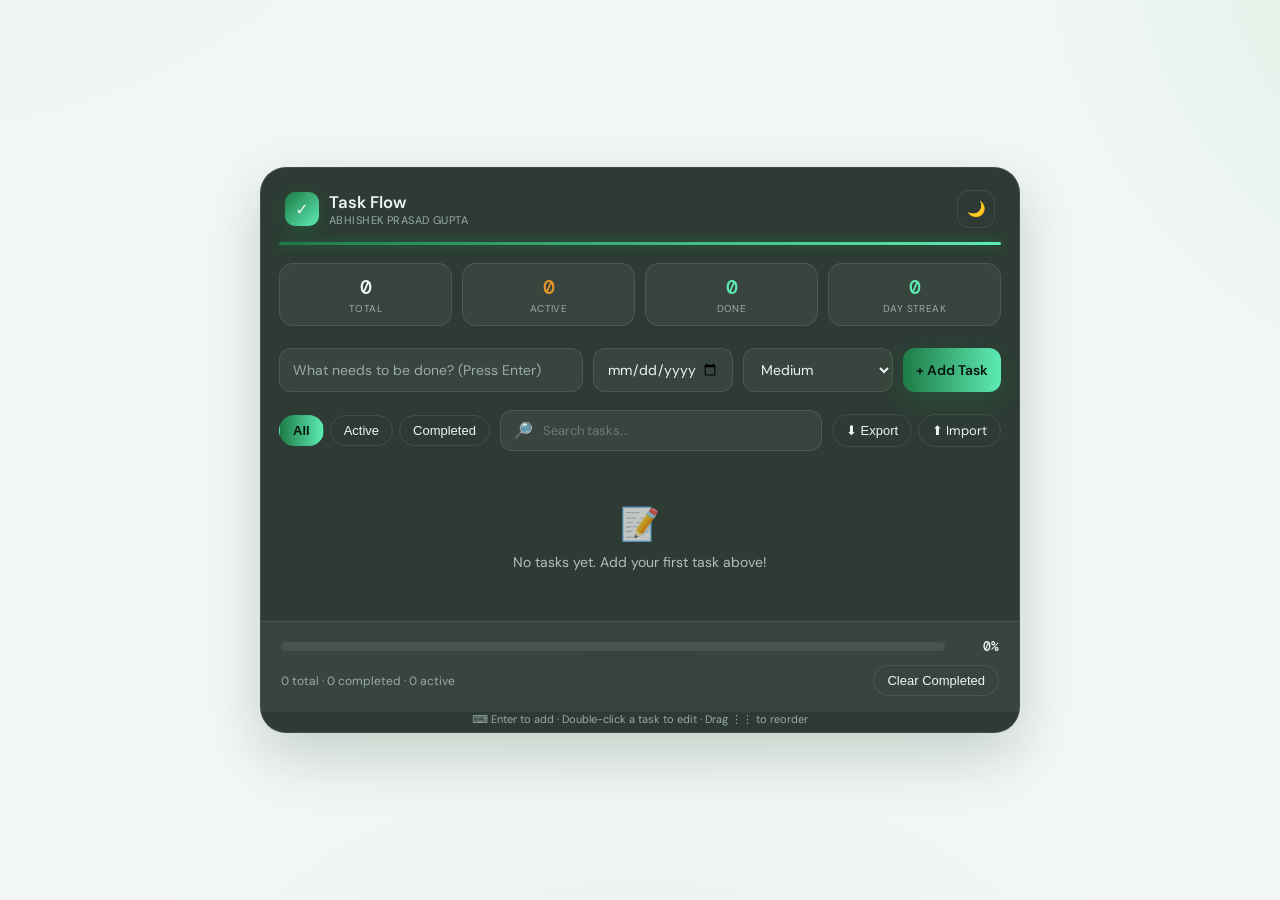
<file: task3-todo-app/index.html>
<!doctype html>
<html lang="en" data-theme="dark">
  <head>
    <meta charset="UTF-8" />
    <meta name="viewport" content="width=device-width, initial-scale=1.0" />
    <title>Task Flow — Abhishek Prasad Gupta</title>
    <link rel="preconnect" href="https://fonts.googleapis.com" />
    <link
      href="https://fonts.googleapis.com/css2?family=DM+Sans:wght@400;500;600&family=DM+Mono:wght@400;500&display=swap"
      rel="stylesheet"
    />
    <style>
      /* ── Page background INVERTS opposite to the card ── */
      :root {
        --accent1: #1e7b45;
        --accent2: #5eebb4;
        --ok: #5eebb4;
        --warn: #e8952a;
        --danger: #e0524f;
      }
      /* DARK mode toggle = card goes DARK-GLASS, page goes LIGHT */
      :root[data-theme="dark"] {
        --page-bg1: #f4f8f5;
        --page-bg2: #e8f2ec;
        --page-bg3: #dcede3;
        --glass: rgba(18, 32, 26, 0.88);
        --glass-strong: rgba(26, 42, 34, 0.94);
        --border: rgba(255, 255, 255, 0.1);
        --text: #eef5f1;
        --muted: #9aaba3;
        --shadow: 0 20px 60px rgba(20, 60, 40, 0.22);
        --input-bg: rgba(255, 255, 255, 0.05);
      }
      /* LIGHT mode toggle = card goes WHITE/GREY-GLASS, page goes DARK */
      :root[data-theme="light"] {
        --page-bg1: #0a120e;
        --page-bg2: #0d1a14;
        --page-bg3: #0f1f17;
        --glass: rgba(236, 240, 237, 0.94);
        --glass-strong: rgba(246, 248, 247, 0.98);
        --border: rgba(10, 30, 20, 0.1);
        --text: #16261e;
        --muted: #5d6e65;
        --shadow: 0 20px 60px rgba(0, 0, 0, 0.45);
        --input-bg: rgba(10, 30, 20, 0.045);
      }
      * {
        box-sizing: border-box;
      }
      body {
        margin: 0;
        min-height: 100vh;
        font-family:
          "DM Sans",
          system-ui,
          -apple-system,
          Segoe UI,
          Roboto,
          Arial;
        color: var(--text);
        background:
          radial-gradient(
            1100px 700px at -10% -20%,
            var(--page-bg2),
            transparent 65%
          ),
          radial-gradient(
            900px 900px at 120% -10%,
            var(--page-bg3),
            transparent 65%
          ),
          radial-gradient(
            1000px 700px at 50% 120%,
            var(--page-bg2),
            transparent 65%
          ),
          var(--page-bg1);
        display: flex;
        align-items: center;
        justify-content: center;
        padding: 28px;
        transition: background 0.4s ease;
      }

      .app {
        width: min(100%, 760px);
        background: var(--glass);
        border: 1px solid var(--border);
        border-radius: 26px;
        backdrop-filter: blur(20px);
        -webkit-backdrop-filter: blur(20px);
        box-shadow: var(--shadow);
        overflow: hidden;
        transition:
          background 0.3s,
          border-color 0.3s;
      }

      /* ── Header ── */
      .header {
        padding: 22px 24px 14px;
        display: flex;
        align-items: center;
        gap: 14px;
        justify-content: space-between;
        flex-wrap: wrap;
      }
      .brand {
        display: flex;
        align-items: center;
        gap: 10px;
      }
      .brand-icon {
        width: 34px;
        height: 34px;
        border-radius: 10px;
        background: linear-gradient(135deg, var(--accent1), var(--accent2));
        display: flex;
        align-items: center;
        justify-content: center;
        font-size: 16px;
        flex-shrink: 0;
        box-shadow: 0 4px 14px rgba(30, 123, 69, 0.4);
      }
      .brand-text .name {
        font-weight: 600;
        font-size: 1.05rem;
      }
      .brand-text .sub {
        font-size: 11px;
        color: var(--muted);
        letter-spacing: 0.04em;
        text-transform: uppercase;
      }

      .header-actions {
        display: flex;
        gap: 8px;
        align-items: center;
      }
      .icon-toggle {
        border: 1px solid var(--border);
        background: transparent;
        color: var(--text);
        width: 38px;
        height: 38px;
        border-radius: 12px;
        cursor: pointer;
        display: flex;
        align-items: center;
        justify-content: center;
        font-size: 15px;
        transition:
          transform 0.15s ease,
          background 0.15s ease;
      }
      .icon-toggle:hover {
        background: var(--glass-strong);
        transform: translateY(-1px);
      }

      .accent-bar {
        height: 3px;
        margin: 0 18px;
        background: linear-gradient(90deg, var(--accent1), var(--accent2));
        box-shadow: 0 0 12px var(--accent1);
        border-radius: 999px;
      }

      /* ── Stats row (USP: live animated counters) ── */
      .stats {
        display: grid;
        grid-template-columns: repeat(4, 1fr);
        gap: 10px;
        padding: 18px 18px 6px;
      }
      .stat {
        background: var(--input-bg);
        border: 1px solid var(--border);
        border-radius: 14px;
        padding: 10px 8px;
        text-align: center;
      }
      .stat .num {
        font-family: "DM Mono", monospace;
        font-size: 20px;
        font-weight: 500;
      }
      .stat .lbl {
        font-size: 10px;
        color: var(--muted);
        text-transform: uppercase;
        letter-spacing: 0.04em;
        margin-top: 2px;
      }
      .stat.total .num {
        color: var(--text);
      }
      .stat.active .num {
        color: var(--warn);
      }
      .stat.done .num {
        color: var(--ok);
      }
      .stat.streak .num {
        color: var(--accent2);
      }

      /* ── Add task controls ── */
      .controls {
        padding: 16px 18px 8px;
        display: grid;
        gap: 10px;
        grid-template-columns: 1fr minmax(110px, 140px) minmax(
            120px,
            150px
          ) auto;
      }
      .input,
      .select,
      .btn {
        width: 100%;
        border: 1px solid var(--border);
        background: var(--input-bg);
        color: var(--text);
        border-radius: 12px;
        padding: 11px 13px;
        outline: none;
        font-family: inherit;
        font-size: 14px;
      }
      .input::placeholder {
        color: var(--muted);
      }
      .input:focus,
      .select:focus {
        border-color: var(--accent1);
      }
      .btn {
        cursor: pointer;
        font-weight: 600;
        background-image: linear-gradient(
          90deg,
          var(--accent1),
          var(--accent2)
        );
        color: #06150e;
        border: none;
        box-shadow: 0 8px 22px rgba(30, 123, 69, 0.3);
        transition:
          transform 0.12s ease,
          filter 0.12s ease;
        white-space: nowrap;
      }
      .btn:hover {
        filter: brightness(1.08);
      }
      .btn:active {
        transform: translateY(1px) scale(0.98);
      }

      /* ── Toolbar ── */
      .toolbar {
        padding: 10px 18px 14px;
        display: flex;
        flex-wrap: wrap;
        gap: 10px;
        align-items: center;
        justify-content: space-between;
      }
      .filters {
        display: flex;
        gap: 6px;
        flex-wrap: wrap;
      }
      .chip {
        border: 1px solid var(--border);
        background: transparent;
        color: var(--text);
        padding: 7px 13px;
        border-radius: 999px;
        cursor: pointer;
        font-size: 13px;
        transition:
          background 0.15s,
          color 0.15s;
      }
      .chip.active {
        background: linear-gradient(90deg, var(--accent1), var(--accent2));
        color: #06150e;
        border-color: transparent;
        font-weight: 600;
      }
      .chip:hover:not(.active) {
        background: var(--glass-strong);
      }

      .search {
        display: flex;
        align-items: center;
        gap: 8px;
        border: 1px solid var(--border);
        border-radius: 12px;
        padding: 9px 12px;
        background: var(--input-bg);
        min-width: 200px;
        flex: 1;
      }
      .search input {
        border: none;
        background: transparent;
        color: var(--text);
        width: 100%;
        outline: none;
        font-family: inherit;
        font-size: 13px;
      }

      .bulk {
        display: flex;
        gap: 6px;
      }

      /* ── List ── */
      .list {
        padding: 6px 12px 18px;
        max-height: 48vh;
        overflow: auto;
      }
      .empty {
        opacity: 0.7;
        text-align: center;
        padding: 32px 20px;
        font-size: 14px;
      }
      .empty .emoji {
        font-size: 32px;
        display: block;
        margin-bottom: 8px;
      }

      /* Task card */
      .task {
        display: grid;
        grid-template-columns: auto 1fr auto auto;
        gap: 10px;
        align-items: center;
        padding: 13px;
        margin: 8px 6px;
        background: var(--input-bg);
        border: 1px solid var(--border);
        border-radius: 14px;
        transition:
          box-shadow 0.2s ease,
          transform 0.15s ease,
          background 0.2s ease,
          opacity 0.2s ease;
        animation: slideIn 0.25s ease;
      }
      @keyframes slideIn {
        from {
          opacity: 0;
          transform: translateY(-6px);
        }
        to {
          opacity: 1;
          transform: translateY(0);
        }
      }
      .task.removing {
        opacity: 0;
        transform: translateX(30px) scale(0.95);
      }
      .task:hover {
        box-shadow: 0 6px 22px rgba(30, 123, 69, 0.18);
        background: var(--glass-strong);
      }
      .task.dragging {
        opacity: 0.4;
      }
      .task.drag-over {
        border-color: var(--accent2);
      }

      .drag-handle {
        cursor: grab;
        user-select: none;
        opacity: 0.5;
        padding: 0 4px;
        font-size: 14px;
      }
      .drag-handle:active {
        cursor: grabbing;
      }

      .check-wrap {
        position: relative;
        width: 22px;
        height: 22px;
        flex-shrink: 0;
      }
      .check {
        appearance: none;
        width: 22px;
        height: 22px;
        border-radius: 7px;
        border: 1.5px solid var(--border);
        cursor: pointer;
        margin: 0;
        transition: all 0.15s ease;
        background: var(--input-bg);
      }
      .check:checked {
        background: linear-gradient(135deg, var(--accent1), var(--accent2));
        border-color: transparent;
      }
      .check:checked::after {
        content: "✓";
        position: absolute;
        top: 50%;
        left: 50%;
        transform: translate(-50%, -50%);
        color: #06150e;
        font-size: 13px;
        font-weight: 700;
      }

      .title-block {
        min-width: 0;
      }
      .title-text {
        font-size: 14px;
        cursor: text;
        padding: 4px 6px;
        border-radius: 6px;
        word-break: break-word;
        transition: background 0.12s;
      }
      .title-text:hover {
        background: rgba(255, 255, 255, 0.04);
      }
      .title-edit {
        border: none;
        background: rgba(255, 255, 255, 0.06);
        color: var(--text);
        width: 100%;
        outline: none;
        padding: 4px 6px;
        border-radius: 6px;
        font-size: 14px;
        font-family: inherit;
      }
      .meta-row {
        display: flex;
        gap: 8px;
        align-items: center;
        margin-top: 4px;
        flex-wrap: wrap;
      }
      .due-tag {
        font-size: 11px;
        color: var(--muted);
        font-family: "DM Mono", monospace;
      }
      .due-tag.overdue {
        color: var(--danger);
        font-weight: 600;
      }
      .badge {
        padding: 2px 8px;
        border-radius: 999px;
        font-size: 10px;
        font-weight: 600;
        border: 1px solid var(--border);
        text-transform: uppercase;
        letter-spacing: 0.02em;
      }
      .pri-low {
        background: rgba(94, 235, 180, 0.12);
        color: var(--ok);
      }
      .pri-med {
        background: rgba(232, 149, 42, 0.14);
        color: var(--warn);
      }
      .pri-high {
        background: rgba(224, 82, 79, 0.15);
        color: var(--danger);
      }

      .task.completed {
        opacity: 0.6;
      }
      .task.completed .title-text {
        text-decoration: line-through;
        color: var(--muted);
      }

      .actions {
        display: flex;
        gap: 6px;
      }
      .icon-btn {
        border: 1px solid var(--border);
        background: transparent;
        color: var(--text);
        width: 32px;
        height: 32px;
        border-radius: 9px;
        cursor: pointer;
        display: flex;
        align-items: center;
        justify-content: center;
        font-size: 13px;
        transition:
          transform 0.1s ease,
          background 0.12s ease;
      }
      .icon-btn:hover {
        transform: translateY(-1px);
        background: var(--glass-strong);
      }

      /* ── Footer / Progress ── */
      .footer {
        padding: 16px 20px;
        display: flex;
        flex-direction: column;
        gap: 10px;
        border-top: 1px solid var(--border);
        background: var(--input-bg);
      }
      .progress-row {
        display: flex;
        align-items: center;
        gap: 12px;
      }
      .progress {
        flex: 1;
        height: 9px;
        background: rgba(255, 255, 255, 0.08);
        border-radius: 999px;
        overflow: hidden;
      }
      .progress > div {
        height: 100%;
        width: 0%;
        background: linear-gradient(90deg, var(--accent1), var(--accent2));
        box-shadow: 0 0 10px var(--accent1);
        transition: width 0.4s ease;
      }
      .progress-pct {
        font-family: "DM Mono", monospace;
        font-size: 13px;
        font-weight: 500;
        min-width: 42px;
        text-align: right;
      }
      .footer-bottom {
        display: flex;
        justify-content: space-between;
        align-items: center;
        flex-wrap: wrap;
        gap: 8px;
      }
      .small {
        font-size: 12px;
        color: var(--muted);
      }

      .hidden {
        display: none !important;
      }

      /* ── Toast (USP: undo delete) ── */
      .toast {
        position: fixed;
        bottom: 24px;
        left: 50%;
        transform: translateX(-50%) translateY(20px);
        background: #16302256;
        border: 1px solid var(--border);
        backdrop-filter: blur(14px);
        color: var(--text);
        padding: 10px 14px;
        border-radius: 14px;
        display: flex;
        align-items: center;
        gap: 14px;
        font-size: 13px;
        opacity: 0;
        pointer-events: none;
        transition:
          opacity 0.25s,
          transform 0.25s;
        box-shadow: 0 12px 30px rgba(0, 0, 0, 0.3);
        z-index: 50;
      }
      .toast.show {
        opacity: 1;
        transform: translateX(-50%) translateY(0);
        pointer-events: all;
      }
      .toast button {
        background: linear-gradient(90deg, var(--accent1), var(--accent2));
        color: #06150e;
        border: none;
        padding: 6px 12px;
        border-radius: 8px;
        font-weight: 600;
        cursor: pointer;
        font-size: 12px;
      }

      /* ── Confetti canvas (USP: celebrate all-done) ── */
      #confetti {
        position: fixed;
        inset: 0;
        pointer-events: none;
        z-index: 60;
      }

      /* ── Keyboard hint ── */
      .hint {
        text-align: center;
        font-size: 11px;
        color: var(--muted);
        padding-bottom: 6px;
      }

      @media (max-width: 720px) {
        .controls {
          grid-template-columns: 1fr 1fr;
        }
        .controls .select.priority {
          order: 3;
        }
        .controls .btn {
          grid-column: span 2;
        }
        .stats {
          grid-template-columns: repeat(2, 1fr);
        }
      }
    </style>
  </head>
  <body>
    <div class="app" id="app">
      <div class="header">
        <div class="brand">
          <div class="brand-icon">✓</div>
          <div class="brand-text">
            <div class="name">Task Flow</div>
            <div class="sub">Abhishek Prasad Gupta</div>
          </div>
        </div>
        <div class="header-actions">
          <button class="icon-toggle" id="themeBtn" title="Toggle theme">
            🌙
          </button>
        </div>
      </div>
      <div class="accent-bar"></div>

      <!-- Live stats -->
      <div class="stats">
        <div class="stat total">
          <div class="num" id="statTotal">0</div>
          <div class="lbl">Total</div>
        </div>
        <div class="stat active">
          <div class="num" id="statActive">0</div>
          <div class="lbl">Active</div>
        </div>
        <div class="stat done">
          <div class="num" id="statDone">0</div>
          <div class="lbl">Done</div>
        </div>
        <div class="stat streak">
          <div class="num" id="statStreak">0</div>
          <div class="lbl">Day Streak</div>
        </div>
      </div>

      <!-- Create Task -->
      <div class="controls">
        <input
          id="taskInput"
          class="input"
          type="text"
          placeholder="What needs to be done? (Press Enter)"
        />
        <input id="dueInput" class="input" type="date" />
        <select id="priorityInput" class="select priority">
          <option value="low">Low</option>
          <option value="med" selected>Medium</option>
          <option value="high">High</option>
        </select>
        <button id="addBtn" class="btn">+ Add Task</button>
      </div>

      <!-- Toolbar -->
      <div class="toolbar">
        <div class="filters">
          <button class="chip active" data-filter="all">All</button>
          <button class="chip" data-filter="active">Active</button>
          <button class="chip" data-filter="completed">Completed</button>
        </div>
        <div class="search">
          🔎
          <input id="searchInput" type="text" placeholder="Search tasks..." />
        </div>
        <div class="bulk">
          <button class="chip" id="exportBtn" title="Export JSON">
            ⬇ Export
          </button>
          <label
            class="chip"
            for="importFile"
            title="Import JSON"
            style="cursor: pointer"
            >⬆ Import</label
          >
          <input
            id="importFile"
            class="hidden"
            type="file"
            accept="application/json"
          />
        </div>
      </div>

      <!-- List -->
      <div class="list" id="list">
        <div class="empty" id="empty">
          <span class="emoji">📝</span>
          No tasks yet. Add your first task above!
        </div>
      </div>

      <!-- Footer / Progress -->
      <div class="footer">
        <div class="progress-row">
          <div class="progress"><div id="progressBar"></div></div>
          <div class="progress-pct" id="progressPct">0%</div>
        </div>
        <div class="footer-bottom">
          <div class="small" id="counter">0 total · 0 completed · 0 active</div>
          <button class="chip" id="clearCompleted">Clear Completed</button>
        </div>
      </div>

      <div class="hint">
        ⌨ Enter to add · Double-click a task to edit · Drag ⋮⋮ to reorder
      </div>
    </div>

    <!-- Undo toast -->
    <div class="toast" id="toast">
      <span id="toastMsg">Task deleted</span>
      <button id="toastUndo">Undo</button>
    </div>

    <canvas id="confetti"></canvas>

    <script>
      (() => {
        const $ = (sel, root = document) => root.querySelector(sel);
        const $$ = (sel, root = document) => [...root.querySelectorAll(sel)];

        const state = { tasks: [], filter: "all", search: "" };
        let lastDeleted = null;
        let lastDeletedIndex = null;
        let undoTimeout = null;

        const STORAGE_KEY = "taskflow_tasks_v1";
        const THEME_KEY = "taskflow_theme";
        const STREAK_KEY = "taskflow_streak";
        const LASTDONE_KEY = "taskflow_lastdone";

        const save = () =>
          localStorage.setItem(STORAGE_KEY, JSON.stringify(state.tasks));
        const load = () => {
          try {
            const raw = localStorage.getItem(STORAGE_KEY);
            state.tasks = raw ? JSON.parse(raw) : [];
          } catch {
            state.tasks = [];
          }
        };

        /* ── Theme ── */
        const savedTheme = localStorage.getItem(THEME_KEY) || "dark";
        document.documentElement.setAttribute("data-theme", savedTheme);
        $("#themeBtn").textContent = savedTheme === "dark" ? "🌙" : "☀️";
        $("#themeBtn").addEventListener("click", () => {
          const cur =
            document.documentElement.getAttribute("data-theme") === "light"
              ? "dark"
              : "light";
          document.documentElement.setAttribute("data-theme", cur);
          localStorage.setItem(THEME_KEY, cur);
          $("#themeBtn").textContent = cur === "dark" ? "🌙" : "☀️";
        });

        /* ── Elements ── */
        const listEl = $("#list");
        const emptyEl = $("#empty");
        const taskInput = $("#taskInput");
        const dueInput = $("#dueInput");
        const priorityInput = $("#priorityInput");
        const addBtn = $("#addBtn");
        const progressBar = $("#progressBar");
        const progressPct = $("#progressPct");
        const counterEl = $("#counter");
        const searchInput = $("#searchInput");
        const toast = $("#toast");
        const toastMsg = $("#toastMsg");
        const toastUndo = $("#toastUndo");

        const uid = () =>
          Math.random().toString(36).slice(2) + Date.now().toString(36);
        const todayStr = () => new Date().toISOString().slice(0, 10);

        const formatDate = (iso) => {
          if (!iso) return null;
          const d = new Date(iso + "T00:00:00");
          if (Number.isNaN(d.getTime())) return null;
          return d.toLocaleDateString(undefined, {
            day: "2-digit",
            month: "short",
          });
        };
        const isOverdue = (iso, completed) => {
          if (!iso || completed) return false;
          return new Date(iso + "T23:59:59") < new Date();
        };

        /* ── Add Task ── */
        function addTask() {
          const text = taskInput.value.trim();
          if (!text) return;
          const task = {
            id: uid(),
            text,
            completed: false,
            due: dueInput.value || "",
            priority: priorityInput.value,
            createdAt: Date.now(),
            order: state.tasks.length
              ? Math.max(...state.tasks.map((t) => t.order || 0)) + 1
              : 1,
          };
          state.tasks.push(task);
          taskInput.value = "";
          dueInput.value = "";
          taskInput.focus();
          render();
          save();
        }

        /* ── Build Task Row ── */
        function buildTask(task) {
          const row = document.createElement("div");
          row.className = "task" + (task.completed ? " completed" : "");
          row.setAttribute("draggable", "true");
          row.dataset.id = task.id;

          const drag = document.createElement("div");
          drag.className = "drag-handle";
          drag.title = "Drag to reorder";
          drag.textContent = "⋮⋮";

          const checkWrap = document.createElement("div");
          checkWrap.className = "check-wrap";
          const check = document.createElement("input");
          check.type = "checkbox";
          check.className = "check";
          check.checked = task.completed;
          checkWrap.appendChild(check);

          const titleBlock = document.createElement("div");
          titleBlock.className = "title-block";
          const titleText = document.createElement("div");
          titleText.className = "title-text";
          titleText.textContent = task.text;
          titleText.title = "Double-click to edit";

          const metaRow = document.createElement("div");
          metaRow.className = "meta-row";
          const dueFormatted = formatDate(task.due);
          if (dueFormatted) {
            const due = document.createElement("span");
            due.className =
              "due-tag" +
              (isOverdue(task.due, task.completed) ? " overdue" : "");
            due.textContent =
              (isOverdue(task.due, task.completed) ? "⚠ " : "📅 ") +
              dueFormatted;
            metaRow.appendChild(due);
          }
          const pri = document.createElement("span");
          pri.className =
            "badge " +
            (task.priority === "high"
              ? "pri-high"
              : task.priority === "med"
                ? "pri-med"
                : "pri-low");
          pri.textContent =
            task.priority === "med" ? "MEDIUM" : task.priority.toUpperCase();
          metaRow.appendChild(pri);

          titleBlock.append(titleText, metaRow);

          // Inline edit on double-click
          titleText.addEventListener("dblclick", () => {
            const editInput = document.createElement("input");
            editInput.type = "text";
            editInput.className = "title-edit";
            editInput.value = task.text;
            titleBlock.replaceChild(editInput, titleText);
            editInput.focus();
            editInput.select();

            const commit = () => {
              const val = editInput.value.trim();
              if (val) task.text = val;
              render();
              save();
            };
            editInput.addEventListener("blur", commit);
            editInput.addEventListener("keydown", (e) => {
              if (e.key === "Enter") editInput.blur();
              if (e.key === "Escape") {
                editInput.value = task.text;
                editInput.blur();
              }
            });
          });

          const actions = document.createElement("div");
          actions.className = "actions";
          const del = document.createElement("button");
          del.className = "icon-btn";
          del.title = "Delete";
          del.textContent = "🗑️";
          actions.append(del);

          row.append(
            drag,
            titleBlock,
            metaRow.parentElement
              ? document.createElement("span")
              : document.createElement("span"),
            actions,
          );
          // simpler: remove the stray middle column, rebuild grid properly
          row.innerHTML = "";
          row.append(drag, checkWrap, titleBlock, actions);

          check.addEventListener("change", () => {
            task.completed = check.checked;
            if (task.completed) handleTaskCompleted();
            render();
            save();
          });
          del.addEventListener("click", () => deleteTask(task.id));

          row.addEventListener("dragstart", (e) => {
            e.dataTransfer.setData("text/plain", task.id);
            e.dataTransfer.effectAllowed = "move";
            row.classList.add("dragging");
          });
          row.addEventListener("dragend", () =>
            row.classList.remove("dragging"),
          );
          row.addEventListener("dragover", (e) => {
            e.preventDefault();
            e.dataTransfer.dropEffect = "move";
            row.classList.add("drag-over");
          });
          row.addEventListener("dragleave", () =>
            row.classList.remove("drag-over"),
          );
          row.addEventListener("drop", (e) => {
            e.preventDefault();
            row.classList.remove("drag-over");
            const fromId = e.dataTransfer.getData("text/plain");
            if (!fromId || fromId === task.id) return;
            reorder(fromId, task.id);
          });

          return row;
        }

        /* ── Delete with Undo Toast (USP) ── */
        function deleteTask(id) {
          const idx = state.tasks.findIndex((t) => t.id === id);
          if (idx === -1) return;
          lastDeleted = state.tasks[idx];
          lastDeletedIndex = idx;
          const rowEl = listEl.querySelector(`[data-id="${id}"]`);
          if (rowEl) rowEl.classList.add("removing");
          setTimeout(() => {
            state.tasks = state.tasks.filter((t) => t.id !== id);
            render();
            save();
          }, 180);
          showToast(`Deleted "${lastDeleted.text.slice(0, 30)}"`);
        }

        function showToast(msg) {
          clearTimeout(undoTimeout);
          toastMsg.textContent = msg;
          toast.classList.add("show");
          undoTimeout = setTimeout(() => {
            toast.classList.remove("show");
            lastDeleted = null;
          }, 5000);
        }
        toastUndo.addEventListener("click", () => {
          if (!lastDeleted) return;
          state.tasks.splice(
            Math.min(lastDeletedIndex, state.tasks.length),
            0,
            lastDeleted,
          );
          lastDeleted = null;
          toast.classList.remove("show");
          render();
          save();
        });

        /* ── Reorder (drag & drop) ── */
        function reorder(fromId, toId) {
          const arr = state.tasks
            .slice()
            .sort((a, b) => (a.order || 0) - (b.order || 0));
          const fromIdx = arr.findIndex((t) => t.id === fromId);
          const toIdx = arr.findIndex((t) => t.id === toId);
          if (fromIdx < 0 || toIdx < 0) return;
          const [moved] = arr.splice(fromIdx, 1);
          arr.splice(toIdx, 0, moved);
          arr.forEach((t, i) => (t.order = i + 1));
          state.tasks = arr;
          render();
          save();
        }

        /* ── Streak tracking (USP) ── */
        function handleTaskCompleted() {
          const last = localStorage.getItem(LASTDONE_KEY);
          const today = todayStr();
          if (last !== today) {
            const y = new Date();
            y.setDate(y.getDate() - 1);
            const yesterday = y.toISOString().slice(0, 10);
            let streak = parseInt(localStorage.getItem(STREAK_KEY) || "0", 10);
            streak = last === yesterday ? streak + 1 : 1;
            localStorage.setItem(STREAK_KEY, streak);
            localStorage.setItem(LASTDONE_KEY, today);
          }
          checkAllDone();
        }

        /* ── Confetti celebration when all tasks done (USP) ── */
        function checkAllDone() {
          if (state.tasks.length > 0 && state.tasks.every((t) => t.completed)) {
            fireConfetti();
          }
        }
        function fireConfetti() {
          const canvas = document.getElementById("confetti");
          const ctx = canvas.getContext("2d");
          canvas.width = window.innerWidth;
          canvas.height = window.innerHeight;
          const colors = ["#1e7b45", "#5eebb4", "#e8952a", "#ffffff"];
          const particles = Array.from({ length: 120 }, () => ({
            x: Math.random() * canvas.width,
            y: -20 - Math.random() * canvas.height * 0.3,
            r: 4 + Math.random() * 5,
            c: colors[Math.floor(Math.random() * colors.length)],
            vx: -2 + Math.random() * 4,
            vy: 2 + Math.random() * 3,
            rot: Math.random() * 360,
            vr: -6 + Math.random() * 12,
          }));
          let frame = 0;
          function step() {
            frame++;
            ctx.clearRect(0, 0, canvas.width, canvas.height);
            particles.forEach((p) => {
              p.x += p.vx;
              p.y += p.vy;
              p.rot += p.vr;
              ctx.save();
              ctx.translate(p.x, p.y);
              ctx.rotate((p.rot * Math.PI) / 180);
              ctx.fillStyle = p.c;
              ctx.fillRect(-p.r / 2, -p.r / 2, p.r, p.r * 1.6);
              ctx.restore();
            });
            if (frame < 130) requestAnimationFrame(step);
            else ctx.clearRect(0, 0, canvas.width, canvas.height);
          }
          step();
        }

        /* ── Render ── */
        function render() {
          const term = state.search.toLowerCase();
          const list = state.tasks
            .filter((t) =>
              state.filter === "all"
                ? true
                : state.filter === "active"
                  ? !t.completed
                  : t.completed,
            )
            .filter((t) => !term || t.text.toLowerCase().includes(term))
            .sort((a, b) => (a.order || 0) - (b.order || 0));

          listEl.innerHTML = "";
          if (list.length === 0) {
            listEl.append(emptyEl);
          } else {
            list.forEach((t) => listEl.append(buildTask(t)));
          }

          const total = state.tasks.length;
          const done = state.tasks.filter((t) => t.completed).length;
          const active = total - done;
          const pct = total ? Math.round((done / total) * 100) : 0;

          counterEl.textContent = `${total} total · ${done} completed · ${active} active`;
          progressBar.style.width = pct + "%";
          progressPct.textContent = pct + "%";

          $("#statTotal").textContent = total;
          $("#statActive").textContent = active;
          $("#statDone").textContent = done;
          $("#statStreak").textContent =
            localStorage.getItem(STREAK_KEY) || "0";

          $$(".filters .chip").forEach((c) => {
            c.classList.toggle("active", c.dataset.filter === state.filter);
          });
        }

        /* ── Filters & search ── */
        $$(".filters .chip").forEach((chip) => {
          chip.addEventListener("click", () => {
            state.filter = chip.dataset.filter;
            render();
          });
        });
        $("#clearCompleted").addEventListener("click", () => {
          state.tasks = state.tasks.filter((t) => !t.completed);
          render();
          save();
        });
        searchInput.addEventListener("input", () => {
          state.search = searchInput.value;
          render();
        });

        /* ── Add handlers ── */
        addBtn.addEventListener("click", addTask);
        taskInput.addEventListener("keydown", (e) => {
          if (e.key === "Enter") addTask();
        });

        /* ── Export / Import ── */
        $("#exportBtn").addEventListener("click", () => {
          const blob = new Blob([JSON.stringify(state.tasks, null, 2)], {
            type: "application/json",
          });
          const url = URL.createObjectURL(blob);
          const a = document.createElement("a");
          a.href = url;
          a.download = `taskflow_${todayStr()}.json`;
          document.body.appendChild(a);
          a.click();
          a.remove();
          URL.revokeObjectURL(url);
        });
        $("#importFile").addEventListener("change", async (e) => {
          const file = e.target.files[0];
          if (!file) return;
          const text = await file.text();
          try {
            const data = JSON.parse(text);
            if (Array.isArray(data)) {
              const ids = new Set(state.tasks.map((t) => t.id));
              const imported = data
                .filter((o) => o && typeof o === "object" && o.text)
                .map((o) => ({
                  id: ids.has(o.id)
                    ? o.id + "_" + Math.random().toString(36).slice(2)
                    : o.id || uid(),
                  text: String(o.text),
                  completed: !!o.completed,
                  due: o.due || "",
                  priority: ["low", "med", "high"].includes(o.priority)
                    ? o.priority
                    : "low",
                  createdAt: o.createdAt || Date.now(),
                  order: o.order || state.tasks.length + 1,
                }));
              state.tasks = [...state.tasks, ...imported];
              render();
              save();
            } else {
              alert("Invalid JSON format.");
            }
          } catch (err) {
            alert("Failed to import JSON.");
          } finally {
            e.target.value = "";
          }
        });

        /* ── Keyboard shortcuts (USP) ── */
        document.addEventListener("keydown", (e) => {
          if (
            e.key === "/" &&
            document.activeElement !== searchInput &&
            document.activeElement !== taskInput
          ) {
            e.preventDefault();
            searchInput.focus();
          }
          if (
            e.key === "n" &&
            document.activeElement !== searchInput &&
            document.activeElement.tagName !== "INPUT"
          ) {
            e.preventDefault();
            taskInput.focus();
          }
        });

        /* ── Init ── */
        load();
        render();
      })();
    </script>
  </body>
</html>
</file>
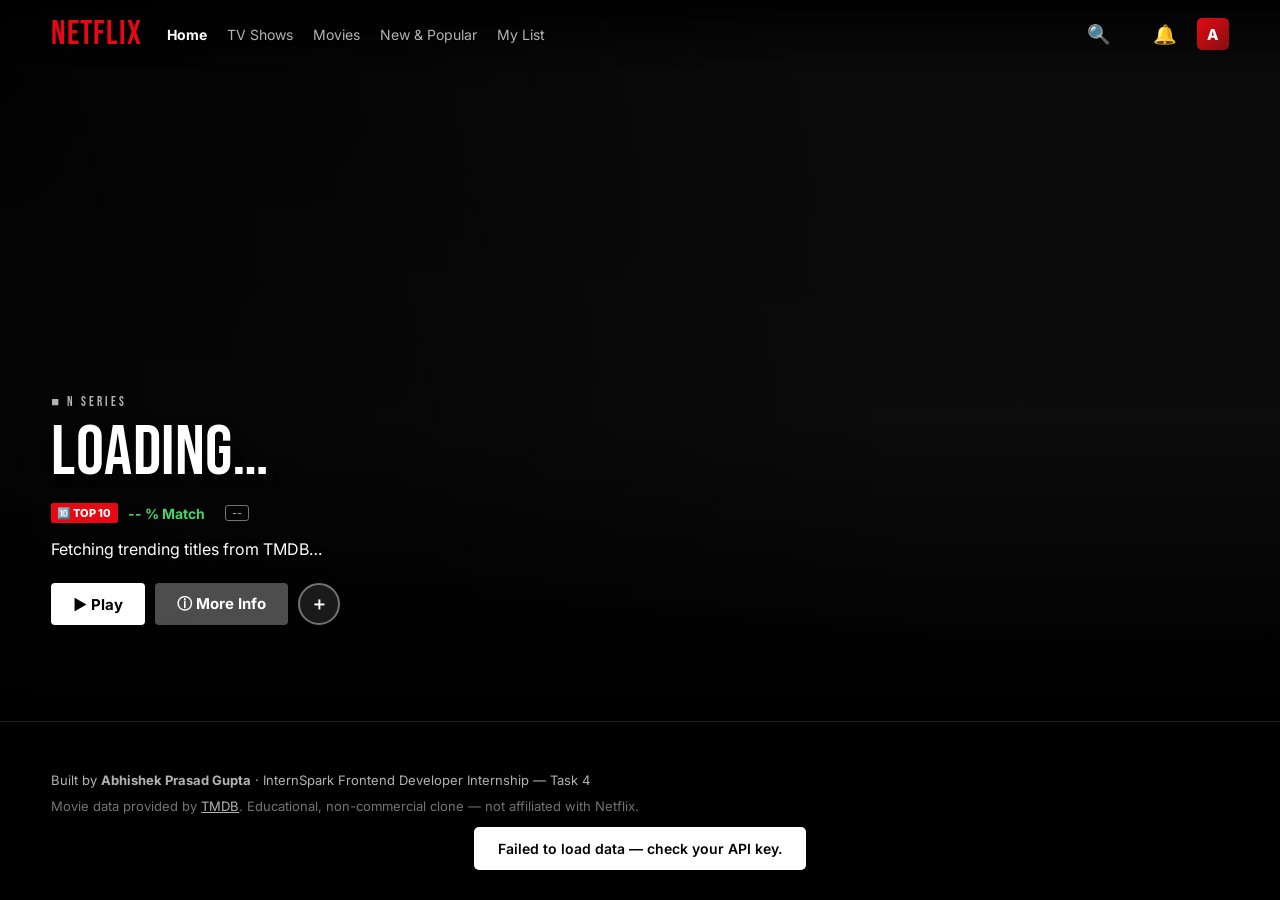
<file: task4-netflix-clone/index.html>
<!doctype html>
<html lang="en">
  <head>
    <meta charset="UTF-8" />
    <meta
      name="viewport"
      content="width=device-width, initial-scale=1.0, viewport-fit=cover"
    />
    <title>Netflix Clone | Abhishek Prasad Gupta</title>
    <link rel="preconnect" href="https://fonts.googleapis.com" />
    <link rel="preconnect" href="https://fonts.gstatic.com" crossorigin />
    <link
      href="https://fonts.googleapis.com/css2?family=Bebas+Neue&family=Inter:wght@400;500;600;700;800;900&display=swap"
      rel="stylesheet"
    />
    <style>
      :root {
        --bg: #141414;
        --bg-solid: #000000;
        --card: #1c1c1c;
        --text: #ffffff;
        --text-dim: #b3b3b3;
        --text-faint: #737373;
        --red: #e50914;
        --red-hover: #f40612;
        --green: #46d369;
        --shimmer: #2a2a2a;
        --nav-h: 68px;
      }
      * {
        margin: 0;
        padding: 0;
        box-sizing: border-box;
        -webkit-tap-highlight-color: transparent;
      }
      html {
        scroll-behavior: smooth;
      }
      body {
        background: var(--bg-solid);
        color: var(--text);
        font-family: "Inter", Helvetica, Arial, sans-serif;
        overflow-x: hidden;
      }
      a {
        text-decoration: none;
        color: inherit;
      }
      img {
        -webkit-user-drag: none;
        user-select: none;
      }
      button {
        font-family: inherit;
      }
      ::-webkit-scrollbar {
        width: 0;
        height: 0;
      }

      /* ---------- NAVBAR ---------- */
      header {
        position: fixed;
        top: 0;
        left: 0;
        width: 100%;
        display: flex;
        align-items: center;
        justify-content: space-between;
        padding: 0 4%;
        height: var(--nav-h);
        z-index: 1000;
        background: linear-gradient(
          180deg,
          rgba(0, 0, 0, 0.75) 10%,
          rgba(0, 0, 0, 0) 100%
        );
        transition: background 0.4s ease;
      }
      header.scrolled {
        background: var(--bg-solid);
      }
      .nav-left {
        display: flex;
        align-items: center;
        gap: 25px;
      }
      .logo {
        font-family: "Bebas Neue", Impact, sans-serif;
        color: var(--red);
        font-size: 34px;
        letter-spacing: 1px;
        line-height: 1;
        display: flex;
        align-items: center;
      }
      nav.navlinks {
        display: flex;
        gap: 20px;
      }
      nav.navlinks a {
        font-size: 14px;
        color: var(--text-dim);
        font-weight: 400;
        white-space: nowrap;
        transition: color 0.15s;
      }
      nav.navlinks a:hover,
      nav.navlinks a.active {
        color: var(--text);
        font-weight: 700;
      }
      .nav-right {
        display: flex;
        align-items: center;
        gap: 20px;
      }
      .search-box {
        display: flex;
        align-items: center;
        height: 36px;
        transition:
          background 0.2s,
          width 0.2s;
        border: 1px solid transparent;
      }
      .search-box.expanded {
        background: rgba(0, 0, 0, 0.85);
        border-color: #fff;
      }
      .search-box input {
        background: transparent;
        border: none;
        outline: none;
        color: var(--text);
        width: 0;
        padding: 0;
        font-size: 14px;
        transition:
          width 0.3s ease,
          padding 0.3s ease;
      }
      .search-box.expanded input {
        width: 200px;
        padding: 0 8px;
      }
      .icon-btn {
        background: none;
        border: none;
        color: var(--text);
        font-size: 19px;
        cursor: pointer;
        display: flex;
        align-items: center;
        justify-content: center;
        width: 24px;
        height: 24px;
      }
      .profile-badge {
        width: 32px;
        height: 32px;
        border-radius: 5px;
        background: linear-gradient(135deg, #e50914, #831010);
        display: flex;
        align-items: center;
        justify-content: center;
        font-size: 15px;
        font-weight: 800;
        cursor: pointer;
      }
      .nav-menu-icon {
        display: none;
        font-size: 20px;
        cursor: pointer;
        background: none;
        border: none;
        color: #fff;
      }

      /* ---------- HERO ---------- */
      .hero {
        position: relative;
        height: 78vh;
        min-height: 460px;
        display: flex;
        align-items: flex-end;
        background-size: cover;
        background-position: center 15%;
        background-color: #0a0a0a;
      }
      .hero::before {
        content: "";
        position: absolute;
        inset: 0;
        background:
          linear-gradient(
            180deg,
            rgba(20, 20, 20, 0) 0%,
            rgba(20, 20, 20, 0.15) 60%,
            var(--bg-solid) 100%
          ),
          linear-gradient(
            77deg,
            rgba(0, 0, 0, 0.9) 0%,
            rgba(0, 0, 0, 0.55) 35%,
            transparent 68%
          );
      }
      .hero-content {
        position: relative;
        z-index: 2;
        padding: 0 4% 6%;
        max-width: 38%;
      }
      .hero-logo-badge {
        font-family: "Bebas Neue";
        font-size: 13px;
        letter-spacing: 3px;
        color: var(--text-dim);
        display: flex;
        align-items: center;
        gap: 6px;
        margin-bottom: 10px;
      }
      .hero-content h1 {
        font-family: "Bebas Neue", Impact, sans-serif;
        font-size: clamp(38px, 5.5vw, 72px);
        line-height: 0.95;
        font-weight: 400;
        letter-spacing: 0.5px;
        margin-bottom: 16px;
        text-shadow: 2px 3px 10px rgba(0, 0, 0, 0.7);
      }
      .hero-meta {
        display: flex;
        gap: 10px;
        align-items: center;
        margin-bottom: 14px;
        flex-wrap: wrap;
      }
      .badge-top10 {
        background: var(--red);
        color: #fff;
        font-weight: 800;
        font-size: 11px;
        padding: 3px 7px 3px 6px;
        border-radius: 2px;
        display: flex;
        align-items: center;
        gap: 4px;
      }
      .match-score {
        color: var(--green);
        font-weight: 700;
        font-size: 14px;
      }
      .meta-plain {
        color: var(--text-dim);
        font-size: 13px;
      }
      .rating-pill {
        border: 1px solid var(--text-faint);
        padding: 0 6px;
        border-radius: 3px;
        font-size: 11px;
        color: var(--text-dim);
      }
      .hero-content p {
        color: var(--text);
        font-size: 16px;
        line-height: 1.5;
        margin-bottom: 22px;
        display: -webkit-box;
        -webkit-line-clamp: 3;
        -webkit-box-orient: vertical;
        overflow: hidden;
        text-shadow: 1px 1px 4px rgba(0, 0, 0, 0.6);
      }
      .hero-buttons {
        display: flex;
        gap: 10px;
        flex-wrap: wrap;
      }
      .btn {
        padding: 11px 22px;
        border-radius: 4px;
        border: none;
        font-size: 15px;
        font-weight: 700;
        cursor: pointer;
        display: flex;
        align-items: center;
        gap: 8px;
        transition:
          opacity 0.15s,
          background 0.15s;
      }
      .btn-play {
        background: #fff;
        color: #000;
      }
      .btn-play:hover {
        background: rgba(255, 255, 255, 0.75);
      }
      .btn-info {
        background: rgba(109, 109, 110, 0.7);
        color: #fff;
      }
      .btn-info:hover {
        background: rgba(109, 109, 110, 0.5);
      }
      .btn-icon-round {
        background: rgba(42, 42, 42, 0.6);
        border: 2px solid var(--text-faint);
        color: var(--text);
        width: 42px;
        height: 42px;
        border-radius: 50%;
        justify-content: center;
        padding: 0;
        font-size: 18px;
      }
      .btn-icon-round:hover {
        border-color: #fff;
      }
      .btn-icon-round.active {
        color: var(--green);
        border-color: var(--green);
      }

      /* ---------- ROWS ---------- */
      .rows-wrapper {
        position: relative;
        z-index: 3;
        margin-top: -9vh;
        padding-bottom: 60px;
      }
      .row {
        margin-bottom: 2.8vw;
        position: relative;
      }
      .row-title {
        font-size: 1.15vw;
        min-font-size: 16px;
        font-size: clamp(15px, 1.2vw, 20px);
        font-weight: 700;
        margin-bottom: 6px;
        padding: 0 4%;
      }
      .row-track-wrap {
        position: relative;
      }
      .row-track {
        display: flex;
        gap: 6px;
        overflow-x: auto;
        padding: 6px 4% 24px;
        scroll-behavior: smooth;
      }
      .row-track::-webkit-scrollbar {
        display: none;
      }
      .row-arrow {
        position: absolute;
        top: 0;
        bottom: 24px;
        width: 4%;
        min-width: 40px;
        display: flex;
        align-items: center;
        justify-content: center;
        background: rgba(20, 20, 20, 0.5);
        border: none;
        color: #fff;
        font-size: 22px;
        cursor: pointer;
        opacity: 0;
        transition: opacity 0.2s;
        z-index: 20;
      }
      .row-track-wrap:hover .row-arrow {
        opacity: 1;
      }
      .row-arrow.left {
        left: 0;
      }
      .row-arrow.right {
        right: 0;
      }

      .card {
        position: relative;
        min-width: 19%;
        aspect-ratio: 16/9;
        border-radius: 4px;
        overflow: hidden;
        cursor: pointer;
        flex-shrink: 0;
        background: var(--shimmer);
        transition:
          transform 0.3s ease,
          box-shadow 0.3s ease,
          z-index 0s 0.15s;
      }
      .card img {
        width: 100%;
        height: 100%;
        object-fit: cover;
        display: block;
        background: var(--shimmer);
      }
      .card:hover {
        transform: scale(1.4) translateY(-16px);
        z-index: 30;
        transition-delay: 0s;
        box-shadow: 0 12px 30px rgba(0, 0, 0, 0.75);
      }
      .card-hover-info {
        position: absolute;
        bottom: 0;
        left: 0;
        right: 0;
        background: #181818;
        padding: 10px;
        font-size: 12px;
        opacity: 0;
        transform: translateY(4px);
        transition:
          opacity 0.2s,
          transform 0.2s;
      }
      .card:hover .card-hover-info {
        opacity: 1;
        transform: translateY(0);
      }
      .chi-top {
        display: flex;
        gap: 6px;
        margin-bottom: 6px;
      }
      .chi-circle {
        width: 26px;
        height: 26px;
        border-radius: 50%;
        border: 1.5px solid #6d6d6e;
        background: rgba(42, 42, 42, 0.7);
        display: flex;
        align-items: center;
        justify-content: center;
        font-size: 12px;
        color: #fff;
        cursor: pointer;
      }
      .chi-circle:hover {
        border-color: #fff;
      }
      .chi-circle.play {
        background: #fff;
        color: #000;
        border: none;
      }
      .chi-circle.active {
        color: var(--red);
        border-color: var(--red);
      }
      .chi-meta {
        display: flex;
        gap: 8px;
        align-items: center;
        color: var(--text-dim);
        font-size: 11px;
        flex-wrap: wrap;
      }
      .chi-meta .match {
        color: var(--green);
        font-weight: 700;
      }
      .chi-title {
        font-size: 12.5px;
        font-weight: 600;
        margin-top: 4px;
      }
      .progress-bar-track {
        position: absolute;
        bottom: 0;
        left: 0;
        right: 0;
        height: 3px;
        background: rgba(255, 255, 255, 0.25);
        z-index: 4;
      }
      .progress-bar {
        height: 100%;
        background: var(--red);
      }

      .skeleton {
        background: linear-gradient(
          100deg,
          var(--shimmer) 30%,
          #3a3a3a 50%,
          var(--shimmer) 70%
        );
        background-size: 400% 100%;
        animation: shimmer 1.5s infinite;
      }
      @keyframes shimmer {
        0% {
          background-position: 200% 0;
        }
        100% {
          background-position: -200% 0;
        }
      }

      .empty-row-msg {
        color: var(--text-dim);
        padding: 30px 4%;
        font-size: 14px;
      }

      /* ---------- MODAL ---------- */
      .modal-overlay {
        position: fixed;
        inset: 0;
        background: rgba(0, 0, 0, 0.8);
        z-index: 2000;
        display: none;
        align-items: flex-start;
        justify-content: center;
        padding: 3vh 20px;
        overflow-y: auto;
      }
      .modal-overlay.open {
        display: flex;
      }
      .modal {
        background: #181818;
        max-width: 800px;
        width: 100%;
        border-radius: 8px;
        overflow: hidden;
        position: relative;
        animation: pop 0.25s ease;
        margin-top: 2vh;
      }
      @keyframes pop {
        from {
          transform: scale(0.92);
          opacity: 0;
        }
        to {
          transform: scale(1);
          opacity: 1;
        }
      }
      .modal-close {
        position: absolute;
        top: 16px;
        right: 16px;
        background: #181818;
        border: none;
        color: #fff;
        width: 36px;
        height: 36px;
        border-radius: 50%;
        font-size: 18px;
        cursor: pointer;
        z-index: 5;
      }
      .modal-media {
        position: relative;
        width: 100%;
        aspect-ratio: 16/9;
        background: #000;
      }
      .modal-media iframe,
      .modal-media img {
        width: 100%;
        height: 100%;
        object-fit: cover;
        border: none;
        display: block;
      }
      .modal-media-fade {
        position: absolute;
        bottom: 0;
        left: 0;
        right: 0;
        height: 40%;
        background: linear-gradient(180deg, transparent, #181818);
      }
      .modal-title-overlay {
        position: absolute;
        bottom: 24px;
        left: 44px;
        z-index: 2;
        max-width: 70%;
      }
      .modal-title-overlay h2 {
        font-family: "Bebas Neue";
        font-size: clamp(28px, 4vw, 44px);
        letter-spacing: 0.5px;
        margin-bottom: 14px;
        text-shadow: 1px 1px 8px rgba(0, 0, 0, 0.6);
      }
      .modal-actions {
        display: flex;
        gap: 10px;
      }
      .modal-body {
        padding: 24px 44px 40px;
      }
      .modal-meta {
        display: flex;
        gap: 12px;
        align-items: center;
        margin-bottom: 16px;
        color: var(--text-dim);
        font-size: 14px;
        flex-wrap: wrap;
      }
      .modal-meta .green {
        color: var(--green);
        font-weight: 700;
      }
      .modal-flex {
        display: flex;
        gap: 30px;
      }
      .modal-overview {
        color: var(--text);
        line-height: 1.6;
        font-size: 15px;
        flex: 2;
      }
      .modal-side {
        flex: 1;
        font-size: 13px;
        color: var(--text-dim);
      }
      .modal-side div {
        margin-bottom: 10px;
      }
      .modal-side span {
        color: var(--text);
      }
      .genre-tags {
        display: flex;
        gap: 8px;
        flex-wrap: wrap;
        margin-top: 16px;
      }
      .genre-tag {
        background: transparent;
        color: var(--text-dim);
        font-size: 12px;
      }
      .genre-tag:not(:last-child)::after {
        content: "•";
        margin-left: 8px;
        color: var(--text-faint);
      }

      /* ---------- FOOTER ---------- */
      footer {
        padding: 50px 4%;
        color: var(--text-faint);
        font-size: 13px;
        border-top: 1px solid #222;
        margin-top: 40px;
      }
      footer .credit {
        color: var(--text-dim);
        margin-bottom: 10px;
      }
      footer a {
        color: var(--text-dim);
        text-decoration: underline;
      }

      /* ---------- TOAST ---------- */
      .toast {
        position: fixed;
        bottom: 30px;
        left: 50%;
        transform: translateX(-50%) translateY(120px);
        background: #fff;
        color: #000;
        padding: 13px 24px;
        border-radius: 5px;
        font-weight: 600;
        font-size: 14px;
        z-index: 3000;
        transition: transform 0.35s cubic-bezier(0.4, 0, 0.2, 1);
        box-shadow: 0 4px 24px rgba(0, 0, 0, 0.5);
        display: flex;
        align-items: center;
        gap: 10px;
      }
      .toast.show {
        transform: translateX(-50%) translateY(0);
      }

      /* ---------- KEY WARNING ---------- */
      .key-warning {
        position: fixed;
        inset: 0;
        background: #000;
        z-index: 5000;
        color: #fff;
        display: none;
        align-items: center;
        justify-content: center;
        text-align: center;
        padding: 40px;
      }
      .key-warning.show {
        display: flex;
      }
      .key-warning code {
        background: #222;
        padding: 3px 8px;
        border-radius: 4px;
        color: var(--red);
      }

      /* ---------- MOBILE MENU ---------- */
      .mobile-nav-panel {
        position: fixed;
        top: var(--nav-h);
        left: 0;
        right: 0;
        background: #000;
        z-index: 999;
        display: none;
        flex-direction: column;
        padding: 10px 4% 20px;
        border-bottom: 1px solid #222;
      }
      .mobile-nav-panel.open {
        display: flex;
      }
      .mobile-nav-panel a {
        padding: 12px 0;
        font-size: 15px;
        color: var(--text-dim);
        border-bottom: 1px solid #1f1f1f;
      }
      .mobile-nav-panel a.active {
        color: #fff;
        font-weight: 700;
      }

      /* ---------- RESPONSIVE ---------- */
      @media (max-width: 1000px) {
        .card {
          min-width: 31%;
        }
        .hero-content {
          max-width: 60%;
        }
      }
      @media (max-width: 768px) {
        header {
          padding: 0 16px;
          height: 56px;
        }
        :root {
          --nav-h: 56px;
        }
        .logo {
          font-size: 24px;
        }
        nav.navlinks {
          display: none;
        }
        .nav-menu-icon {
          display: block;
        }
        .search-box.expanded input {
          width: 140px;
        }
        .hero {
          height: 62vh;
          min-height: 400px;
        }
        .hero-content {
          max-width: 100%;
          padding: 0 16px 8%;
        }
        .hero-content h1 {
          font-size: clamp(30px, 9vw, 46px);
        }
        .hero-content p {
          font-size: 14px;
          -webkit-line-clamp: 2;
        }
        .btn {
          padding: 9px 16px;
          font-size: 13px;
        }
        .btn-icon-round {
          width: 38px;
          height: 38px;
          font-size: 16px;
        }
        .row-title {
          padding: 0 16px;
          font-size: 15px;
        }
        .row-track {
          padding: 6px 16px 20px;
          gap: 5px;
        }
        .card {
          min-width: 42%;
        }
        .card:hover {
          transform: scale(1.15) translateY(-6px);
        }
        .row-arrow {
          display: none;
        }
        .modal-body {
          padding: 20px;
        }
        .modal-flex {
          flex-direction: column;
        }
        .modal-title-overlay {
          left: 20px;
          bottom: 16px;
          max-width: 85%;
        }
        footer {
          padding: 30px 16px;
        }
      }
      @media (min-width: 769px) and (max-width: 1100px) {
        .card {
          min-width: 23%;
        }
      }
    </style>
  </head>
  <body>
    <div class="key-warning" id="keyWarning">
      <div>
        <h2 style="margin-bottom: 14px">TMDB API key required</h2>
        <p style="color: var(--text-dim); max-width: 480px">
          Add a free key from
          <a
            href="https://www.themoviedb.org/settings/api"
            target="_blank"
            style="color: var(--red)"
            >themoviedb.org</a
          >
          by replacing <code>API_KEY</code> in the script.
        </p>
      </div>
    </div>

    <header id="siteHeader">
      <div class="nav-left">
        <button class="nav-menu-icon" id="mobileMenuBtn">☰</button>
        <div class="logo">NETFLIX</div>
        <nav class="navlinks">
          <a href="#" class="active" data-nav="home">Home</a>
          <a href="#" data-nav="tv">TV Shows</a>
          <a href="#" data-nav="movies">Movies</a>
          <a href="#" data-nav="new">New &amp; Popular</a>
          <a href="#" data-nav="mylist">My List</a>
        </nav>
      </div>
      <div class="nav-right">
        <button class="icon-btn" id="searchToggle">🔍</button>
        <div class="search-box" id="searchBox">
          <input
            type="text"
            id="searchInput"
            placeholder="Titles, people, genres"
          />
        </div>
        <button class="icon-btn" title="Notifications">🔔</button>
        <div class="profile-badge">A</div>
      </div>
    </header>

    <div class="mobile-nav-panel" id="mobileNavPanel">
      <a href="#" class="active" data-nav="home">Home</a>
      <a href="#" data-nav="tv">TV Shows</a>
      <a href="#" data-nav="movies">Movies</a>
      <a href="#" data-nav="new">New &amp; Popular</a>
      <a href="#" data-nav="mylist">My List</a>
    </div>

    <section class="hero" id="heroSection">
      <div class="hero-content">
        <div class="hero-logo-badge">■ N SERIES</div>
        <h1 id="heroTitle">Loading…</h1>
        <div class="hero-meta">
          <span class="badge-top10">🔟 TOP 10</span>
          <span class="match-score" id="heroMatch">-- % Match</span>
          <span id="heroYear" class="meta-plain"></span>
          <span class="rating-pill" id="heroRating">--</span>
        </div>
        <p id="heroOverview">Fetching trending titles from TMDB…</p>
        <div class="hero-buttons">
          <button class="btn btn-play" id="heroPlayBtn">▶ Play</button>
          <button class="btn btn-info" id="heroInfoBtn">ⓘ More Info</button>
          <button
            class="btn btn-icon-round"
            id="heroLikeBtn"
            title="Add to My List"
          >
            ＋
          </button>
        </div>
      </div>
    </section>

    <main class="rows-wrapper" id="rowsWrapper"></main>

    <div class="modal-overlay" id="modalOverlay">
      <div class="modal">
        <button class="modal-close" id="modalClose">✕</button>
        <div class="modal-media" id="modalMedia">
          <div class="modal-media-fade"></div>
          <div class="modal-title-overlay">
            <h2 id="modalTitle"></h2>
            <div class="modal-actions">
              <button
                class="btn btn-play"
                id="modalPlayBtn"
                style="padding: 9px 20px"
              >
                ▶ Play
              </button>
              <button class="btn btn-icon-round" id="modalLikeBtn">＋</button>
            </div>
          </div>
        </div>
        <div class="modal-body">
          <div class="modal-flex">
            <div style="flex: 2">
              <div class="modal-meta">
                <span class="green" id="modalMatch"></span>
                <span id="modalYear"></span>
                <span class="rating-pill" id="modalCert">HD</span>
                <span id="modalRuntime"></span>
              </div>
              <p class="modal-overview" id="modalOverview"></p>
            </div>
            <div class="modal-side">
              <div>Genres: <span id="modalGenres"></span></div>
              <div>Language: <span id="modalLang"></span></div>
            </div>
          </div>
        </div>
      </div>
    </div>

    <div class="toast" id="toast"></div>

    <footer>
      <p class="credit">
        Built by <strong>Abhishek Prasad Gupta</strong> · InternSpark Frontend
        Developer Internship — Task 4
      </p>
      <p>
        Movie data provided by
        <a href="https://www.themoviedb.org/" target="_blank">TMDB</a>.
        Educational, non-commercial clone — not affiliated with Netflix.
      </p>
    </footer>

    <script>
      /* =========================================================
   NETFLIX CLONE — vanilla JS, powered by TMDB API
   ========================================================= */
      const API_KEY = "02767aa5b4e049cce9085f2d6374e0c5";
      const BASE = "https://api.themoviedb.org/3";
      const IMG = "https://image.tmdb.org/t/p/w500";
      const IMG_SMALL = "https://image.tmdb.org/t/p/w300";
      const IMG_BIG = "https://image.tmdb.org/t/p/original";

      if (!API_KEY || API_KEY.includes("PASTE_YOUR")) {
        document.getElementById("keyWarning").classList.add("show");
      }

      const rowsWrapper = document.getElementById("rowsWrapper");
      const heroSection = document.getElementById("heroSection");
      const toastEl = document.getElementById("toast");

      const CATEGORIES = [
        { title: "Trending Now", endpoint: "/trending/movie/week" },
        {
          title: "Because you liked action",
          endpoint: "/discover/movie?with_genres=28&sort_by=popularity.desc",
        },
        { title: "Top Rated on Netflix", endpoint: "/movie/top_rated" },
        { title: "Comedies", endpoint: "/discover/movie?with_genres=35" },
        { title: "Horror Movies", endpoint: "/discover/movie?with_genres=27" },
        {
          title: "Romance Movies",
          endpoint: "/discover/movie?with_genres=10749",
        },
        { title: "Documentaries", endpoint: "/discover/movie?with_genres=99" },
        {
          title: "Family Favorites",
          endpoint: "/discover/movie?with_genres=10751",
        },
      ];

      let watchlist = JSON.parse(localStorage.getItem("nf_watchlist") || "[]");
      let continueWatching = JSON.parse(
        localStorage.getItem("nf_continue") || "{}",
      );
      let genreMap = {};

      function showToast(msg) {
        toastEl.innerHTML = msg;
        toastEl.classList.add("show");
        clearTimeout(showToast._t);
        showToast._t = setTimeout(() => toastEl.classList.remove("show"), 2200);
      }

      async function tmdbFetch(path) {
        const sep = path.includes("?") ? "&" : "?";
        const res = await fetch(
          `${BASE}${path}${sep}api_key=${API_KEY}&language=en-US`,
        );
        if (!res.ok) throw new Error("TMDB request failed: " + path);
        return res.json();
      }

      async function loadGenres() {
        const data = await tmdbFetch("/genre/movie/list");
        data.genres.forEach((g) => (genreMap[g.id] = g.name));
      }

      /* ---------------- HERO ---------------- */
      async function setupHero() {
        const data = await tmdbFetch("/trending/movie/day");
        const pick =
          data.results[
            Math.floor(Math.random() * Math.min(8, data.results.length))
          ];
        heroSection.style.backgroundImage = `url(${IMG_BIG}${pick.backdrop_path})`;
        document.getElementById("heroTitle").textContent = pick.title;
        document.getElementById("heroMatch").textContent =
          `${Math.round(pick.vote_average * 10)}% Match`;
        document.getElementById("heroYear").textContent = (
          pick.release_date || ""
        ).slice(0, 4);
        document.getElementById("heroRating").textContent = pick.adult
          ? "18+"
          : "16+";
        document.getElementById("heroOverview").textContent = pick.overview;

        const likeBtn = document.getElementById("heroLikeBtn");
        syncLikeButton(likeBtn, pick.id);
        likeBtn.onclick = () => {
          toggleWatchlist(pick);
          syncLikeButton(likeBtn, pick.id);
        };

        document.getElementById("heroInfoBtn").onclick = () =>
          openModal(pick.id);
        document.getElementById("heroPlayBtn").onclick = () =>
          openModal(pick.id);
      }

      function syncLikeButton(btn, id) {
        const liked = watchlist.some((w) => w.id === id);
        btn.textContent = liked ? "✓" : "＋";
        btn.classList.toggle("active", liked);
      }

      /* ---------------- ROWS ---------------- */
      function skeletonTrack() {
        const div = document.createElement("div");
        div.className = "row-track";
        for (let i = 0; i < 8; i++) {
          const s = document.createElement("div");
          s.className = "card skeleton";
          div.appendChild(s);
        }
        return div;
      }

      async function buildRow(cat) {
        const rowEl = document.createElement("div");
        rowEl.className = "row";
        rowEl.innerHTML = `<div class="row-title">${cat.title}</div>`;
        const wrap = document.createElement("div");
        wrap.className = "row-track-wrap";
        const loadingTrack = skeletonTrack();
        wrap.appendChild(loadingTrack);
        rowEl.appendChild(wrap);
        rowsWrapper.appendChild(rowEl);

        try {
          const data = await tmdbFetch(cat.endpoint);
          const track = document.createElement("div");
          track.className = "row-track";
          data.results
            .filter((m) => m.backdrop_path || m.poster_path)
            .forEach((item) => track.appendChild(buildCard(item)));

          const leftArrow = document.createElement("button");
          leftArrow.className = "row-arrow left";
          leftArrow.textContent = "‹";
          leftArrow.onclick = () =>
            track.scrollBy({
              left: -track.clientWidth * 0.9,
              behavior: "smooth",
            });

          const rightArrow = document.createElement("button");
          rightArrow.className = "row-arrow right";
          rightArrow.textContent = "›";
          rightArrow.onclick = () =>
            track.scrollBy({
              left: track.clientWidth * 0.9,
              behavior: "smooth",
            });

          wrap.replaceChild(track, loadingTrack);
          wrap.appendChild(leftArrow);
          wrap.appendChild(rightArrow);
        } catch (e) {
          rowEl.querySelector(".row-title").textContent += " (failed to load)";
        }
      }

      function buildCard(item) {
        const card = document.createElement("div");
        card.className = "card";
        const isLiked = watchlist.some((w) => w.id === item.id);
        const progress = continueWatching[item.id];
        const genreNames = (item.genre_ids || [])
          .slice(0, 3)
          .map((id) => genreMap[id])
          .filter(Boolean)
          .join(" • ");
        const img = item.backdrop_path || item.poster_path;

        card.innerHTML = `
    <img loading="lazy" src="${img ? IMG_SMALL + img : ""}" alt="${item.title}"/>
    <div class="card-hover-info">
      <div class="chi-top">
        <div class="chi-circle play" title="Play">▶</div>
        <div class="chi-circle like ${isLiked ? "active" : ""}" title="My List">${isLiked ? "✓" : "＋"}</div>
        <div class="chi-circle" title="Info">ⓘ</div>
      </div>
      <div class="chi-meta"><span class="match">${Math.round(item.vote_average * 10)}% Match</span><span class="rating-pill">${(item.release_date || "").slice(0, 4)}</span></div>
      <div class="chi-title">${genreNames}</div>
    </div>
    ${progress ? `<div class="progress-bar-track"><div class="progress-bar" style="width:${progress}%;"></div></div>` : ""}
  `;

        card
          .querySelector(".chi-circle.play")
          .addEventListener("click", (e) => {
            e.stopPropagation();
            openModal(item.id);
            continueWatching[item.id] = Math.floor(Math.random() * 80) + 10;
            localStorage.setItem(
              "nf_continue",
              JSON.stringify(continueWatching),
            );
          });
        card
          .querySelector(".chi-circle.like")
          .addEventListener("click", (e) => {
            e.stopPropagation();
            toggleWatchlist(item);
            const likeBtn = e.currentTarget;
            const liked = watchlist.some((w) => w.id === item.id);
            likeBtn.textContent = liked ? "✓" : "＋";
            likeBtn.classList.toggle("active", liked);
          });
        card.addEventListener("click", () => openModal(item.id));

        return card;
      }

      function toggleWatchlist(item) {
        const idx = watchlist.findIndex((w) => w.id === item.id);
        if (idx === -1) {
          watchlist.push({
            id: item.id,
            title: item.title,
            poster_path: item.poster_path,
            backdrop_path: item.backdrop_path,
            vote_average: item.vote_average,
            release_date: item.release_date,
            genre_ids: item.genre_ids || [],
          });
          showToast(`✓ Added <strong>"${item.title}"</strong> to My List`);
        } else {
          watchlist.splice(idx, 1);
          showToast(`Removed <strong>"${item.title}"</strong> from My List`);
        }
        localStorage.setItem("nf_watchlist", JSON.stringify(watchlist));
      }

      /* ---------------- MODAL ---------------- */
      const modalOverlay = document.getElementById("modalOverlay");
      async function openModal(id) {
        modalOverlay.classList.add("open");
        document.body.style.overflow = "hidden";
        document
          .getElementById("modalMedia")
          .querySelector("img,iframe")
          ?.remove();
        const skel = document.createElement("div");
        skel.className = "skeleton";
        skel.style.cssText = "position:absolute;inset:0;";
        document.getElementById("modalMedia").prepend(skel);

        try {
          const [details, videos] = await Promise.all([
            tmdbFetch(`/movie/${id}`),
            tmdbFetch(`/movie/${id}/videos`),
          ]);

          const trailer =
            videos.results.find(
              (v) => v.type === "Trailer" && v.site === "YouTube",
            ) || videos.results.find((v) => v.site === "YouTube");
          const mediaEl = document.getElementById("modalMedia");
          skel.remove();
          const oldMedia = mediaEl.querySelector("img,iframe");
          if (oldMedia) oldMedia.remove();
          const mediaTag = trailer
            ? `<iframe src="https://www.youtube.com/embed/${trailer.key}?autoplay=1&mute=1&controls=0" allow="autoplay; encrypted-media" allowfullscreen></iframe>`
            : `<img src="${details.backdrop_path ? IMG_BIG + details.backdrop_path : ""}" alt="${details.title}"/>`;
          mediaEl.insertAdjacentHTML("afterbegin", mediaTag);

          document.getElementById("modalTitle").textContent = details.title;
          document.getElementById("modalMatch").textContent =
            `${Math.round(details.vote_average * 10)}% Match`;
          document.getElementById("modalYear").textContent = (
            details.release_date || ""
          ).slice(0, 4);
          document.getElementById("modalRuntime").textContent = details.runtime
            ? `${details.runtime} min`
            : "";
          document.getElementById("modalOverview").textContent =
            details.overview || "No description available.";
          document.getElementById("modalLang").textContent =
            (details.spoken_languages || [])
              .map((l) => l.english_name)
              .join(", ") || "N/A";
          document.getElementById("modalGenres").textContent =
            (details.genres || []).map((g) => g.name).join(", ") || "N/A";

          const likeBtn = document.getElementById("modalLikeBtn");
          syncLikeButton(likeBtn, details.id);
          likeBtn.onclick = () => {
            toggleWatchlist(details);
            syncLikeButton(likeBtn, details.id);
          };
          document.getElementById("modalPlayBtn").onclick = () => {
            continueWatching[id] = Math.floor(Math.random() * 80) + 10;
            localStorage.setItem(
              "nf_continue",
              JSON.stringify(continueWatching),
            );
            showToast("▶ Playing (simulated)");
          };
        } catch (e) {
          skel.remove();
          showToast("Couldn't load details");
        }
      }

      function closeModal() {
        modalOverlay.classList.remove("open");
        document.body.style.overflow = "";
        const mediaEl = document.getElementById("modalMedia");
        mediaEl.querySelector("iframe,img")?.remove();
      }
      document.getElementById("modalClose").onclick = closeModal;
      modalOverlay.addEventListener("click", (e) => {
        if (e.target === modalOverlay) closeModal();
      });
      document.addEventListener("keydown", (e) => {
        if (e.key === "Escape") closeModal();
      });

      /* ---------------- SEARCH ---------------- */
      const searchToggle = document.getElementById("searchToggle");
      const searchBox = document.getElementById("searchBox");
      const searchInput = document.getElementById("searchInput");
      searchToggle.addEventListener("click", () => {
        searchBox.classList.toggle("expanded");
        if (searchBox.classList.contains("expanded")) searchInput.focus();
        else {
          searchInput.value = "";
          renderDefaultRows();
        }
      });
      let searchTimer;
      searchInput.addEventListener("input", () => {
        clearTimeout(searchTimer);
        const q = searchInput.value.trim();
        searchTimer = setTimeout(() => {
          if (q.length > 1) runSearch(q);
          else renderDefaultRows();
        }, 400);
      });

      async function runSearch(query) {
        rowsWrapper.innerHTML = "";
        const rowEl = document.createElement("div");
        rowEl.className = "row";
        rowEl.innerHTML = `<div class="row-title">Results for "${query}"</div>`;
        const wrap = document.createElement("div");
        wrap.className = "row-track-wrap";
        const track = document.createElement("div");
        track.className = "row-track";
        wrap.appendChild(track);
        rowEl.appendChild(wrap);
        rowsWrapper.appendChild(rowEl);

        const data = await tmdbFetch(
          `/search/movie?query=${encodeURIComponent(query)}`,
        );
        if (data.results.length === 0) {
          track.innerHTML = `<p class="empty-row-msg">No results found for "${query}".</p>`;
          return;
        }
        data.results
          .filter((m) => m.poster_path || m.backdrop_path)
          .forEach((item) => track.appendChild(buildCard(item)));
      }

      /* ---------------- NAV ---------------- */
      function setActiveNav(type) {
        document
          .querySelectorAll("nav.navlinks a, .mobile-nav-panel a")
          .forEach((a) => {
            a.classList.toggle("active", a.dataset.nav === type);
          });
      }
      document
        .querySelectorAll("nav.navlinks a, .mobile-nav-panel a")
        .forEach((link) => {
          link.addEventListener("click", (e) => {
            e.preventDefault();
            const type = link.dataset.nav;
            setActiveNav(type);
            document.getElementById("mobileNavPanel").classList.remove("open");
            if (type === "mylist") renderMyList();
            else if (type === "home") renderDefaultRows();
            else showToast("This section is coming soon!");
          });
        });
      document.getElementById("mobileMenuBtn").addEventListener("click", () => {
        document.getElementById("mobileNavPanel").classList.toggle("open");
      });

      function renderMyList() {
        rowsWrapper.innerHTML = "";
        const rowEl = document.createElement("div");
        rowEl.className = "row";
        rowEl.style.marginTop = "40px";
        rowEl.innerHTML = `<div class="row-title">My List</div>`;
        const wrap = document.createElement("div");
        wrap.className = "row-track-wrap";
        const track = document.createElement("div");
        track.className = "row-track";
        wrap.appendChild(track);
        rowEl.appendChild(wrap);
        rowsWrapper.appendChild(rowEl);

        if (watchlist.length === 0) {
          track.innerHTML = `<p class="empty-row-msg">Your list is empty. Hover a title and tap ＋ to add it here.</p>`;
          return;
        }
        watchlist.forEach((item) => track.appendChild(buildCard(item)));
      }

      function renderDefaultRows() {
        rowsWrapper.innerHTML = "";
        CATEGORIES.forEach((cat) => buildRow(cat));
      }

      /* ---------------- HEADER SCROLL EFFECT ---------------- */
      window.addEventListener("scroll", () => {
        document
          .getElementById("siteHeader")
          .classList.toggle("scrolled", window.scrollY > 20);
      });

      /* ---------------- INIT ---------------- */
      async function init() {
        if (!API_KEY || API_KEY.includes("PASTE_YOUR")) return;
        try {
          await loadGenres();
          await setupHero();
          renderDefaultRows();
        } catch (e) {
          console.error(e);
          showToast("Failed to load data — check your API key.");
        }
      }
      init();
    </script>
  </body>
</html>
</file>
<file: task1-portfolio/css/style.css>
/* Custom Global Theme Specification Matrix */
:root {
  --base-font: "Plus Jakarta Sans", sans-serif;
  --mono-font: "DM Mono", monospace;

  /* Bright, unmistakable clickable link color for Dark Mode */
  --link-clickable: #38bdf8;

  /* Signature Brand Synchronization Palette */
  --primary-accent: #1e7b45;
  --primary-accent-glow: rgba(30, 123, 69, 0.45);
  --secondary-accent: #34d399;

  /* ==========================================
   * 🌑 DARK MODE (Black Background)
   * Colors shift to ultra-bright, glowing tones
   * ========================================== */
  --app-bg: #0b0f12;
  --text-main: #ffffff;
  --text-muted: #cbd5e1;
  --glass-bg: rgba(20, 27, 34, 0.8);
  --glass-border: rgba(255, 255, 255, 0.15);
  --glass-shadow: rgba(0, 0, 0, 0.6);
  --input-bg: rgba(255, 255, 255, 0.08);
  --nav-bg: rgba(11, 15, 18, 0.9);

  /* Light, vibrant neon gradient that glows against the black background */
  --brand-gradient: linear-gradient(
    135deg,
    #52e593 0%,
    #6ee7b7 50%,
    #22d3ee 100%
  );
}

/* ==========================================
 * ☀️ LIGHT MODE (White Background)
 * Colors flip to rich, dark, high-contrast tones
 * ========================================== */
[data-theme="light"] {
  --app-bg: #f4f6f8;
  --text-main: #1f2937;
  --text-muted: #4b5563;
  --glass-bg: rgba(255, 255, 255, 0.85);
  --glass-border: rgba(0, 0, 0, 0.12);
  --glass-shadow: rgba(31, 41, 55, 0.08);
  --input-bg: rgba(0, 0, 0, 0.04);
  --nav-bg: rgba(244, 246, 248, 0.9);

  /* Rich, high-visibility classic link color for Light Mode */
  --link-clickable: #2563eb;

  /* Deep, crisp, dark-themed gradient that stays sharply visible on the white background */
  --brand-gradient: linear-gradient(
    135deg,
    #0f4c2a 0%,
    #165632 50%,
    #0f4e75 100%
  );
}
/* Global Standard Setters */
body {
  font-family: var(--base-font);
  background-color: var(--app-bg);
  color: var(--text-main);
  overflow-x: hidden;
  position: relative;
  transition:
    background-color 0.4s ease,
    color 0.4s ease;
}

/* Background Glowing Abstract Shapes (USP 2) */
.blob {
  position: absolute;
  width: 400px;
  height: 400px;
  border-radius: 50%;
  filter: blur(140px);
  z-index: -1;
  opacity: 0.15;
  pointer-events: none;
}
.blob-1 {
  background: var(--primary-accent);
  top: 15%;
  left: -10%;
}
.blob-2 {
  background: var(--secondary-accent);
  top: 60%;
  right: -10%;
}

/* Glassmorphism Card Core Class (USP 2) */
.glass-card {
  background: var(--glass-bg);
  border: 1px solid var(--glass-border);
  border-radius: 16px;
  backdrop-filter: blur(12px) saturate(160%);
  -webkit-backdrop-filter: blur(12px) saturate(160%);
  box-shadow: 0 8px 32px 0 var(--glass-shadow);
  transition:
    transform 0.3s ease,
    border-color 0.3s ease,
    box-shadow 0.3s ease;
}

/* Premium Typography Config */
.highlight {
  color: var(--secondary-accent);
  background: linear-gradient(135deg, var(--secondary-accent), #a7f3d0);
  -webkit-background-clip: text;
  -webkit-text-fill-color: transparent;
}
.section-title {
  font-weight: 700;
  text-transform: capitalize;
  letter-spacing: -0.5px;
}
.title-underline {
  width: 60px;
  height: 4px;
  background-color: var(--primary-accent);
  margin: 12px auto 0;
  border-radius: 2px;
}

/* Navbar Tuning Override (USP 8) */
.navbar {
  background-color: var(--nav-bg);
  backdrop-filter: blur(12px);
  -webkit-backdrop-filter: blur(12px);
  border-bottom: 1px solid var(--glass-border);
  transition: background-color 0.4s ease;
}
.navbar-brand {
  font-weight: 700;
  font-size: 1.5rem;
  color: var(--text-main) !important;
}
.navbar-brand .dot {
  color: var(--secondary-accent);
}
.nav-link {
  color: var(--text-muted) !important;
  font-weight: 600;
  padding: 0.5rem 1rem !important;
  transition: color 0.25s ease;
}
.nav-link:hover,
.nav-link.active {
  color: var(--text-main) !important;
  text-shadow: 0 0 10px var(--primary-accent-glow);
}

/* Theme Button Config (USP 7) */
.btn-theme-toggle {
  background: var(--input-bg);
  border: 1px solid var(--glass-border);
  color: var(--text-main);
  width: 40px;
  height: 40px;
  border-radius: 50%;
  display: flex;
  align-items: center;
  justify-content: center;
  cursor: pointer;
  transition: transform 0.2s ease;
}
.btn-theme-toggle:hover {
  transform: scale(1.1);
}

/* Hero Section Formatting Matrix */
.hero-section {
  min-height: 90vh;
  padding: 80px 0;
}
.badge-candidate {
  background: var(--primary-accent-glow);
  border: 1px solid var(--primary-accent);
  color: var(--text-main);
  padding: 6px 14px;
  border-radius: 30px;
  font-size: 0.85rem;
  display: inline-block;
  font-family: var(--mono-font);
}
.hero-title {
  font-size: clamp(2.5rem, 5vw, 4rem);
  font-weight: 700;
  line-height: 1.1;
}
.hero-subtitle {
  font-size: clamp(1.5rem, 3vw, 2.2rem);
  color: var(--text-muted);
  font-weight: 400;
}
.cursor {
  font-weight: 300;
  color: var(--secondary-accent);
  animation: blink 0.8s infinite;
}

/* Custom Button Core Elements */
.btn-custom-primary {
  background-color: var(--primary-accent);
  color: #fff !important;
  border: none;
  font-weight: 600;
  padding: 10px 24px;
  border-radius: 8px;
  box-shadow: 0 4px 14px var(--primary-accent-glow);
  transition:
    opacity 0.2s ease,
    transform 0.2s ease;
}
.btn-custom-secondary {
  background: var(--input-bg);
  color: var(--text-main) !important;
  border: 1px solid var(--glass-border);
  font-weight: 600;
  padding: 10px 24px;
  border-radius: 8px;
  transition: background-color 0.2s ease;
}
.btn-custom-primary:hover,
.btn-custom-secondary:hover {
  transform: translateY(-2px);
  opacity: 0.9;
}

.profile-img-container {
  position: relative;
  display: inline-block;
}
.profile-img-container::before {
  content: "";
  position: absolute;
  top: -10px;
  left: -10px;
  right: -10px;
  bottom: -10px;
  border: 2px dashed var(--primary-accent);
  border-radius: 50%;
  animation: rotateClockwise 20s linear infinite;
}
.profile-img {
  width: min(280px, 70vw);
  height: min(280px, 70vw);
  border-radius: 50%;
  object-fit: cover;
  border: 4px solid var(--glass-bg);
}

/* Info Detail Links */
.info-list li {
  margin-bottom: 12px;
  font-size: 1.05rem;
}
.info-list i {
  margin-right: 10px;
  font-size: 1.2rem;
}

/* Skill Bars Context Matrix (USP 3) */
.progress-bar-wrap {
  background: var(--input-bg);
  height: 8px;
  border-radius: 4px;
  width: 100%;
  overflow: hidden;
  border: 1px solid var(--glass-border);
}
.progress-bar-fill {
  background: linear-gradient(
    90deg,
    var(--primary-accent),
    var(--secondary-accent)
  );
  width: 0%; /* Driven via JS IntersectionObserver dynamic triggers */
  height: 100%;
  border-radius: 4px;
  transition: width 1.5s cubic-bezier(0.1, 0.8, 0.2, 1);
}

/* 3D Flip Card System Logic Architecture (USP 4) */
.flip-card {
  background-color: transparent;
  perspective: 1000px;
  height: 380px;
}
.flip-card-inner {
  position: relative;
  width: 100%;
  height: 100%;
  text-align: left;
  transition: transform 0.6s cubic-bezier(0.4, 0, 0.2, 1);
  transform-style: preserve-3d;
}
.flip-card:hover .flip-card-inner {
  transform: rotateY(180deg);
}
.flip-card-front,
.flip-card-back {
  position: absolute;
  width: 100%;
  height: 100%;
  -webkit-backface-visibility: hidden;
  backface-visibility: hidden;
  overflow: hidden;
}
.flip-card-back {
  transform: rotateY(180deg);
}
.project-img-wrapper {
  position: relative;
  height: 200px;
  overflow: hidden;
  border-radius: 15px 15px 0 0;
}
.project-img-wrapper img {
  width: 100%;
  height: 100%;
  object-fit: cover;
}
.project-badge,
.project-badge-upcoming {
  position: absolute;
  top: 12px;
  right: 12px;
  font-size: 0.75rem;
  font-family: var(--mono-font);
  padding: 4px 10px;
  border-radius: 20px;
  color: #fff;
}
.project-badge {
  background-color: var(--primary-accent);
}
.project-badge-upcoming {
  background-color: #d97706;
}
.badge-tech {
  background: var(--input-bg);
  border: 1px solid var(--glass-border);
  color: var(--text-muted);
  font-size: 0.75rem;
  padding: 3px 8px;
  border-radius: 4px;
}

/* Visual Timeline Infrastructure System Setup (USP 5) */
.timeline-wrapper {
  position: relative;
  max-width: 800px;
  margin: 0 auto;
  padding: 20px 0;
}
.timeline-wrapper::after {
  content: "";
  position: absolute;
  width: 2px;
  background-color: var(--glass-border);
  top: 0;
  bottom: 0;
  left: 50%;
  transform: translateX(-50%);
}
.timeline-item {
  padding: 10px 40px;
  position: relative;
  width: 50%;
}
.timeline-item.left {
  left: 0;
}
.timeline-item.right {
  left: 50%;
}
.timeline-dot {
  position: absolute;
  width: 16px;
  height: 16px;
  border-radius: 50%;
  background-color: var(--secondary-accent);
  border: 4px solid var(--app-bg);
  top: 30px;
  z-index: 2;
}
.timeline-item.left .timeline-dot {
  right: -8px;
}
.timeline-item.right .timeline-dot {
  left: -8px;
}
.timeline-date {
  font-family: var(--mono-font);
  color: var(--secondary-accent);
  font-size: 0.9rem;
  display: block;
  margin-bottom: 6px;
}

/* Interactive Input Controls Alignment */
.form-control {
  background-color: var(--input-bg);
  border: 1px solid var(--glass-border);
  color: var(--text-main) !important;
  border-radius: 8px;
  padding: 12px;
  transition: border-color 0.2s ease;
}
.form-control:focus {
  background-color: var(--input-bg);
  border-color: var(--secondary-accent);
  box-shadow: 0 0 0 3px var(--primary-accent-glow);
  outline: none;
}
.form-control::placeholder {
  color: var(--text-muted);
  opacity: 0.6;
}

/* Connection Button Icons Layout (USP 10) */
.social-btn {
  width: 46px;
  height: 46px;
  background: var(--input-bg);
  border: 1px solid var(--glass-border);
  color: var(--text-main);
  border-radius: 50%;
  display: flex;
  align-items: center;
  justify-content: center;
  font-size: 1.2rem;
  transition:
    transform 0.25s ease,
    background-color 0.25s ease,
    color 0.25s ease;
}
.social-btn:hover {
  transform: translateY(-3px);
  background-color: var(--primary-accent);
  color: #fff;
}

/* Native Animation Scroll Reveal Matrix (USP 6) */
.scroll-reveal {
  opacity: 0;
  transform: translateY(35px);
  transition:
    opacity 0.8s cubic-bezier(0.2, 0.8, 0.2, 1),
    transform 0.8s cubic-bezier(0.2, 0.8, 0.2, 1);
}
.scroll-reveal.reveal-active {
  opacity: 1;
  transform: translateY(0);
}

/* Standard System Keyframe Declarations */
@keyframes blink {
  50% {
    opacity: 0;
  }
}
@keyframes rotateClockwise {
  from {
    transform: rotate(0deg);
  }
  to {
    transform: rotate(360deg);
  }
}

/* Responsive Viewport Grid Refits */
@media (max-width: 768px) {
  .timeline-wrapper::after {
    left: 31px;
  }
  .timeline-item {
    width: 100%;
    padding-left: 70px;
    padding-right: 25px;
  }
  .timeline-item.right {
    left: 0;
  }
  .timeline-item.left .timeline-dot,
  .timeline-item.right .timeline-dot {
    left: 23px;
  }
  .flip-card {
    height: 420px;
  }
}
/* High-Priority Rule for Brand Name and Footer text to Sync Perfectly */
.navbar-brand .nav-brand-name,
.dynamic-footer-text {
  background: var(
    --brand-gradient
  ) !important; /* Force browser to use our dynamic theme token */
  -webkit-background-clip: text !important;
  -webkit-text-fill-color: transparent !important;
  background-clip: text !important;

  font-weight: 700;
  display: inline-block;
  transition:
    background 0.4s ease,
    opacity 0.25s ease;
}

/* Maintain soft interactive hover just for the header logo name */
.navbar-brand:hover .nav-brand-name {
  opacity: 0.85;
}

/* Vertical Screenshot Project Frame Optimizer */
.project-img-wrapper {
  background: #111827; /* Deep, neutral dark background to frame your portrait image */
  display: flex;
  align-items: center;
  justify-content: center;
  height: 200px;
  overflow: hidden;
}
/* Traditional Unmistakable Hyperlink Styles */
.clickable-email-link {
  color: var(--link-clickable) !important;
  text-decoration: underline !important;
  font-weight: 600;
  transition:
    opacity 0.2s ease,
    color 0.2s ease;
}

/* Give it a slight interaction state when hovered */
.clickable-email-link:hover {
  opacity: 0.8;
  color: var(
    --secondary-accent
  ) !important; /* Temporarily flashes your brand color on hover */
}
/* Floating Back to Top Button Specs */
.btn-back-to-top {
  position: fixed;
  bottom: 30px;
  right: 30px;
  width: 46px;
  height: 46px;
  background: var(--glass-bg);
  border: 1px solid var(--glass-border);
  color: var(--text-main);
  border-radius: 50%;
  display: flex;
  align-items: center;
  justify-content: center;
  font-size: 1.6rem;
  cursor: pointer;
  z-index: 999;
  backdrop-filter: blur(8px);
  -webkit-backdrop-filter: blur(8px);
  box-shadow: 0 4px 16px var(--glass-shadow);

  /* Start hidden and shifted down slightly for a clean fade-in entry */
  opacity: 0;
  visibility: hidden;
  transform: translateY(15px);
  transition:
    opacity 0.4s ease,
    transform 0.4s ease,
    visibility 0.4s ease,
    background-color 0.25s ease;
}

/* Make it visible when the trigger class is applied by JavaScript */
.btn-back-to-top.show-btn {
  opacity: 1;
  visibility: visible;
  transform: translateY(0);
}

/* Hover Interactive State: Flashes your signature brand color */
.btn-back-to-top:hover {
  background-color: var(--primary-accent);
  color: #ffffff !important;
  transform: scale(1.1);
}

/* Responsive adjustment so it doesn't crowd mobile phone layouts */
@media (max-width: 576px) {
  .btn-back-to-top {
    bottom: 20px;
    right: 20px;
    width: 40px;
    height: 40px;
    font-size: 1.3rem;
  }
}

/* Smooth Scroll & Sticky Navbar Offset Corrector */
html {
  scroll-behavior: smooth;
}

/* Apply an offset to all main landing sections */
#home,
#about,
#skills,
#projects,
#timeline,
#contact {
  /* Adjust this value based on your navbar's height (around 70px to 90px) */
  scroll-margin-top: 90px;
}
/* ==========================================================================
   🎯 UNIFIED TIMELINE TRACK DESIGN ENGINE & HOVER EFFECT MATRIX
   ========================================================================== */

/* Alternating card padding states for asymmetric modern presentation */
.timeline-item {
  position: relative;
  width: 50%;
  padding: 10px 40px;
  box-sizing: border-box;
}

.timeline-item.left {
  left: 0;
  text-align: right;
}
.timeline-item.right {
  left: 50%;
  text-align: left;
}

/* Keep date badges consistently styled */
.timeline-date {
  font-family: var(--mono-font);
  font-size: 0.85rem;
  background: rgba(52, 211, 153, 0.12);
  color: var(--secondary-accent);
  padding: 4px 12px;
  border-radius: 20px;
  font-weight: 600;
  display: inline-block;
  margin-bottom: 10px;
}

/* Ensure glass-card container transitions are fluid */
/* Center-Aligned Timeline Card Content Engine */
.timeline-item .glass-card {
  text-align: center !important; /* Force all text elements to align in the center */
  display: flex;
  flex-direction: column;
  align-items: center; /* Center flex items like icons and titles horizontally */
  justify-content: center;
  transition:
    transform 0.3s cubic-bezier(0.25, 0.8, 0.25, 1),
    border-color 0.3s ease,
    box-shadow 0.3s ease;
  border: 1px solid var(--glass-border);
}

/* Ensure headings have zero accidental side margins */
.timeline-item .glass-card h4 {
  width: 100%;
  text-align: center;
}

/* Center alignment for subheadings/institutions with icons */
.timeline-item .glass-card .highlight {
  display: inline-flex;
  align-items: center;
  justify-content: center;
  gap: 4px;
  width: 100%;
  text-align: center;
}

/* Center alignment for description text bodies */
.timeline-item .glass-card p {
  text-align: center;
  max-width: 90%; /* Keeps text wrapped beautifully instead of stretching too wide */
  margin-left: auto;
  margin-right: auto;
}

/* Remove asymmetric text alignments from previous layout overrides */
.timeline-item.left {
  text-align: center !important;
}
.timeline-item.right {
  text-align: center !important;
}

/* ==========================================
   ✨ PREMIUM INTERACTIVE HOVER GLOW ACTIONS
   ========================================== */
.timeline-item:hover .glass-card {
  border-color: var(--secondary-accent) !important;

  /* Adds a smooth glowing background aura matching your theme components */
  box-shadow:
    0 8px 24px rgba(52, 211, 153, 0.15),
    0 0 12px rgba(52, 211, 153, 0.1);
}

/* Push animations based on structural side alignment */
.timeline-item.left:hover .glass-card {
  transform: translateX(-4px);
}
.timeline-item.right:hover .glass-card {
  transform: translateX(4px);
}

/* Unified glow for timeline dot nodes on alignment */
.timeline-item:hover .timeline-dot {
  background: var(--secondary-accent) !important;
  box-shadow: 0 0 10px var(--secondary-accent);
  transform: scale(1.15);
}

/* Responsive breakpoint for mobile phone layouts stacking cards vertically */
@media (max-width: 768px) {
  .timeline-item {
    width: 100% !important;
    left: 0 !important;
    text-align: left !important;
    padding-left: 30px;
  }
  .timeline-item.left:hover .glass-card,
  .timeline-item.right:hover .glass-card {
    transform: translateX(4px);
  }
}
</file>
